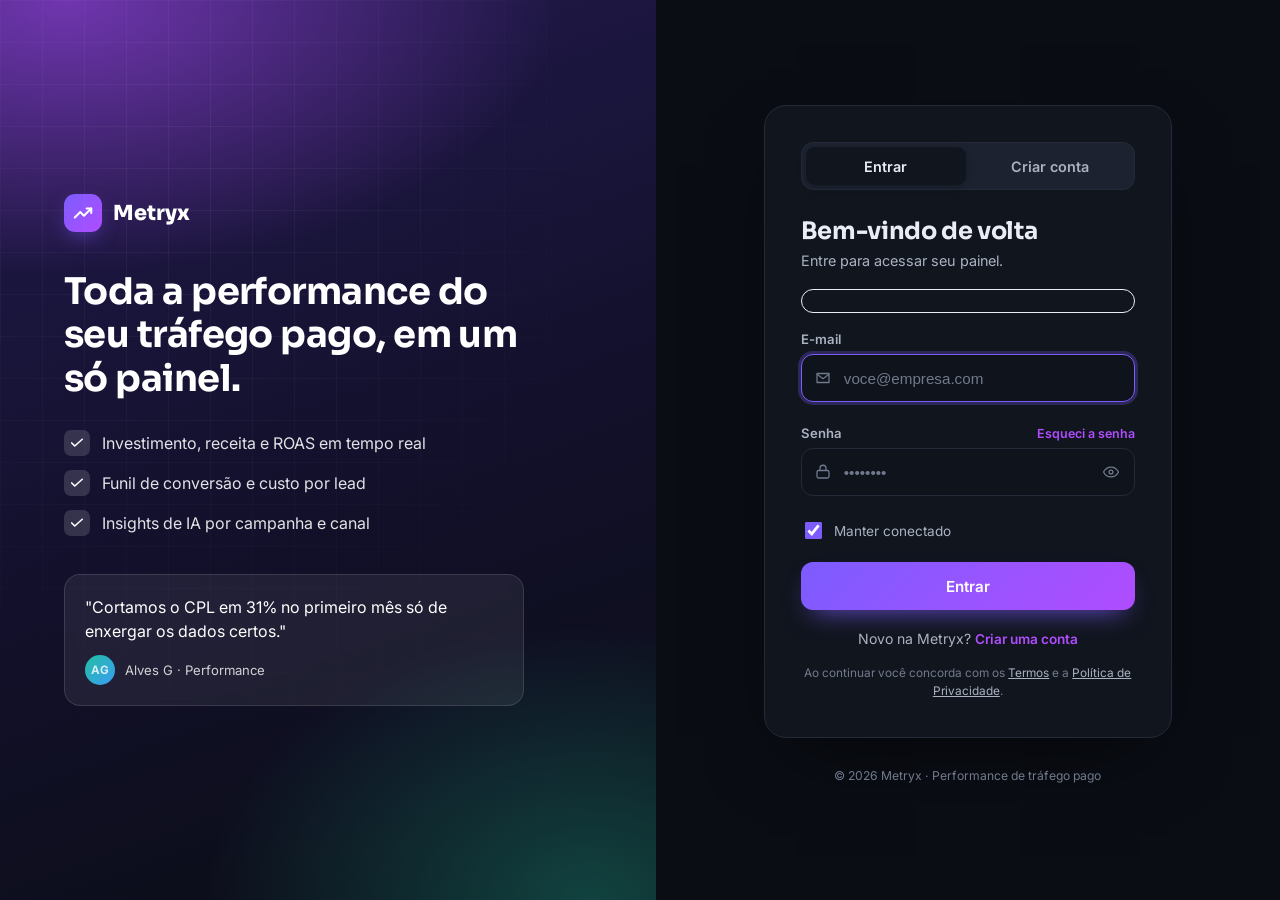
<file: index.html>
<!DOCTYPE html>
<html lang="pt-BR" class="dark">
<head>
  <meta charset="UTF-8" />
  <meta name="viewport" content="width=device-width, initial-scale=1" />
  <meta name="color-scheme" content="dark light" />
  <meta name="description" content="Metryx — painel de performance de tráfego pago. Investimento, receita, ROAS e funil de conversão em um só lugar." />
  <title>Dashboard · Metryx</title>
  <link rel="canonical" href="https://lwalvez.github.io/metryx-dashboard/" />
  <meta name="theme-color" content="#0a0d14" />
  <!-- Open Graph / Twitter -->
  <meta property="og:type" content="website" />
  <meta property="og:site_name" content="Metryx" />
  <meta property="og:title" content="Metryx — Dashboard de tráfego pago" />
  <meta property="og:description" content="Investimento, receita, ROAS e funil de conversão num só painel." />
  <meta property="og:image" content="https://lwalvez.github.io/metryx-dashboard/images/og-cover.png" />
  <meta property="og:image:width" content="1200" />
  <meta property="og:image:height" content="630" />
  <meta property="og:url" content="https://lwalvez.github.io/metryx-dashboard/" />
  <meta name="twitter:card" content="summary_large_image" />
  <meta name="twitter:title" content="Metryx — Dashboard de tráfego pago" />
  <meta name="twitter:description" content="Investimento, receita, ROAS e funil de conversão num só painel." />
  <meta name="twitter:image" content="https://lwalvez.github.io/metryx-dashboard/images/og-cover.png" />
  <link rel="icon" href="images/favicon.ico" sizes="any" />
  <link rel="icon" href="images/favicon.svg" type="image/svg+xml" />
  <link rel="apple-touch-icon" href="images/apple-touch-icon.png" />
  <link rel="manifest" href="manifest.json" />
  <link rel="preconnect" href="https://fonts.googleapis.com" />
  <link rel="preconnect" href="https://fonts.gstatic.com" crossorigin />
  <link href="https://fonts.googleapis.com/css2?family=Inter:wght@400;500;600;700&family=Sora:wght@500;600;700;800&display=swap" rel="stylesheet" />
  <link rel="stylesheet" href="css/app.css" />
  <!-- Auth gate: bounce to login before the panel paints if there's no session -->
  <script>try{var s=JSON.parse(localStorage.getItem("metryx-session")||"null");if(!s||!s.access_token||Date.now()>s.expires_at){location.replace("login.html");}}catch(e){location.replace("login.html");}</script>
</head>
<body>
  <a class="skip-link" href="#main">Pular para o conteúdo</a>

  <div class="app" id="app">
    <!-- ============================ SIDEBAR ============================ -->
    <aside class="sidebar" id="sidebar" aria-label="Navegação principal">
      <div class="sidebar__brand">
        <span class="brand-mark" aria-hidden="true">
          <svg viewBox="0 0 24 24" width="20" height="20" fill="none"><path d="M3 17 9 11l4 4 8-8" stroke="currentColor" stroke-width="2.2" stroke-linecap="round" stroke-linejoin="round"/><path d="M21 7v5M21 7h-5" stroke="currentColor" stroke-width="2.2" stroke-linecap="round" stroke-linejoin="round"/></svg>
        </span>
        <span class="brand-name">Metryx</span>
        <span class="brand-demo" title="Dados de demonstração, gerados localmente">demo</span>
        <button class="sidebar__close" id="sidebarClose" aria-label="Fechar menu">
          <svg viewBox="0 0 24 24" width="20" height="20" fill="none"><path d="M6 6l12 12M18 6 6 18" stroke="currentColor" stroke-width="2" stroke-linecap="round"/></svg>
        </button>
      </div>

      <nav class="nav" id="nav" aria-label="Seções">
        <a class="nav__item is-active" href="#" data-view="dashboard">
          <svg viewBox="0 0 24 24" width="20" height="20" fill="none"><rect x="3" y="3" width="7" height="9" rx="1.5" stroke="currentColor" stroke-width="1.8"/><rect x="14" y="3" width="7" height="5" rx="1.5" stroke="currentColor" stroke-width="1.8"/><rect x="14" y="12" width="7" height="9" rx="1.5" stroke="currentColor" stroke-width="1.8"/><rect x="3" y="16" width="7" height="5" rx="1.5" stroke="currentColor" stroke-width="1.8"/></svg>
          <span>Dashboard</span>
        </a>
        <a class="nav__item" href="#" data-view="planilha">
          <svg viewBox="0 0 24 24" width="20" height="20" fill="none"><rect x="3" y="4" width="18" height="16" rx="2" stroke="currentColor" stroke-width="1.8"/><path d="M3 9h18M9 4v16" stroke="currentColor" stroke-width="1.8"/></svg>
          <span>Planilha</span>
        </a>
        <a class="nav__item" href="#" data-view="integracoes">
          <svg viewBox="0 0 24 24" width="20" height="20" fill="none"><path d="M9 7V5a3 3 0 0 1 6 0v2M7 7h10a2 2 0 0 1 2 2v3a7 7 0 0 1-14 0V9a2 2 0 0 1 2-2Z" stroke="currentColor" stroke-width="1.8" stroke-linejoin="round"/></svg>
          <span>Integrações</span>
        </a>
        <a class="nav__item" href="#" data-view="relatorios">
          <svg viewBox="0 0 24 24" width="20" height="20" fill="none"><path d="M7 3h7l5 5v11a2 2 0 0 1-2 2H7a2 2 0 0 1-2-2V5a2 2 0 0 1 2-2Z" stroke="currentColor" stroke-width="1.8" stroke-linejoin="round"/><path d="M14 3v5h5M9 13l2 2 4-4" stroke="currentColor" stroke-width="1.8" stroke-linecap="round" stroke-linejoin="round"/></svg>
          <span>Relatórios</span>
        </a>
        <a class="nav__item" href="#" data-view="insights">
          <svg viewBox="0 0 24 24" width="20" height="20" fill="none"><path d="M12 3a6 6 0 0 0-3.6 10.8c.6.45.96 1.14.96 1.88V17h5.28v-1.32c0-.74.36-1.43.96-1.88A6 6 0 0 0 12 3Z" stroke="currentColor" stroke-width="1.8" stroke-linejoin="round"/><path d="M9.5 20h5M10.5 17.5h3" stroke="currentColor" stroke-width="1.8" stroke-linecap="round"/></svg>
          <span>Insights IA</span>
          <span class="nav__badge">IA</span>
        </a>
        <a class="nav__item" href="#" data-view="alertas">
          <svg viewBox="0 0 24 24" width="20" height="20" fill="none"><path d="M6 9a6 6 0 0 1 12 0c0 5 2 6 2 6H4s2-1 2-6Z" stroke="currentColor" stroke-width="1.8" stroke-linejoin="round"/><path d="M10 19a2 2 0 0 0 4 0" stroke="currentColor" stroke-width="1.8" stroke-linecap="round"/></svg>
          <span>Alertas</span>
          <span class="nav__count" id="alertCount">3</span>
        </a>
        <a class="nav__item" href="#" data-view="clientes">
          <svg viewBox="0 0 24 24" width="20" height="20" fill="none"><circle cx="9" cy="8" r="3.2" stroke="currentColor" stroke-width="1.8"/><path d="M3.5 19a5.5 5.5 0 0 1 11 0M16 6.2a3 3 0 0 1 0 5.6M17.5 19a5.5 5.5 0 0 0-3-4.9" stroke="currentColor" stroke-width="1.8" stroke-linecap="round"/></svg>
          <span>Clientes</span>
        </a>
        <a class="nav__item" href="#" data-view="config">
          <svg viewBox="0 0 24 24" width="20" height="20" fill="none"><circle cx="12" cy="12" r="3" stroke="currentColor" stroke-width="1.8"/><path d="M19.4 13.5a7.8 7.8 0 0 0 0-3l1.7-1.3-1.8-3.1-2 .8a7.6 7.6 0 0 0-2.6-1.5L14.4 2H9.6l-.3 2.1a7.6 7.6 0 0 0-2.6 1.5l-2-.8L2.9 7.9l1.7 1.3a7.8 7.8 0 0 0 0 3L2.9 13.5l1.8 3.1 2-.8c.76.64 1.64 1.15 2.6 1.5L9.6 22h4.8l.3-2.1c.96-.35 1.84-.86 2.6-1.5l2 .8 1.8-3.1-1.7-1.3Z" stroke="currentColor" stroke-width="1.6" stroke-linejoin="round"/></svg>
          <span>Configurações</span>
        </a>
      </nav>

      <div class="plan-card">
        <div class="plan-card__top">
          <span class="plan-card__tag">Plano Pro · Ativo</span>
        </div>
        <p class="plan-card__text"><strong>Acesso completo</strong> liberado</p>
        <div class="plan-card__bar"><span style="width:100%"></span></div>
        <button class="btn btn--brand btn--block" id="upgradeBtn">Gerenciar plano</button>
      </div>
    </aside>
    <div class="scrim" id="scrim" hidden></div>

    <!-- ============================ MAIN ============================ -->
    <div class="content">
      <!-- Topbar -->
      <header class="topbar">
        <button class="icon-btn topbar__menu" id="menuBtn" aria-label="Abrir menu">
          <svg viewBox="0 0 24 24" width="22" height="22" fill="none"><path d="M4 7h16M4 12h16M4 17h16" stroke="currentColor" stroke-width="2" stroke-linecap="round"/></svg>
        </button>

        <div class="topbar__title">
          <h1 id="viewTitle">Visão geral</h1>
          <p class="topbar__sub"><span id="subClient">Todos os clientes</span> · <span id="subRange">últimos 7 dias</span></p>
        </div>

        <div class="topbar__actions">
          <!-- Export CSV -->
          <button class="icon-btn" id="csvBtn" aria-label="Exportar CSV" title="Baixar dashboard em CSV">
            <svg viewBox="0 0 24 24" width="20" height="20" fill="none"><path d="M7 3h7l5 5v13H5V5a2 2 0 0 1 2-2Z" stroke="currentColor" stroke-width="1.6" stroke-linejoin="round"/><path d="M14 3v5h5" stroke="currentColor" stroke-width="1.6"/><path d="M8.5 17.5 10 19l3-3" stroke="currentColor" stroke-width="1.6" stroke-linecap="round" stroke-linejoin="round"/></svg>
          </button>

          <!-- Capture metrics -->
          <button class="icon-btn" id="shotBtn" aria-label="Capturar métricas" title="Tirar print das áreas selecionadas">
            <svg viewBox="0 0 24 24" width="20" height="20" fill="none"><path d="M4 8h3l1.1-2h7.8L17 8h3a1 1 0 0 1 1 1v9a1 1 0 0 1-1 1H4a1 1 0 0 1-1-1V9a1 1 0 0 1 1-1Z" stroke="currentColor" stroke-width="1.7" stroke-linejoin="round"/><circle cx="12" cy="13" r="3.2" stroke="currentColor" stroke-width="1.7"/></svg>
          </button>

          <!-- Print area selector (gear) -->
          <div class="dropdown" id="shotDd">
            <button class="icon-btn dropdown__trigger" id="shotCfgBtn" aria-haspopup="true" aria-expanded="false" aria-label="Configurar print" title="Escolher áreas do print">
              <svg viewBox="0 0 24 24" width="20" height="20" fill="none"><circle cx="12" cy="12" r="3" stroke="currentColor" stroke-width="1.7"/><path d="M12 2.5v3M12 18.5v3M21.5 12h-3M5.5 12h-3M18.7 5.3l-2.1 2.1M7.4 16.6l-2.1 2.1M18.7 18.7l-2.1-2.1M7.4 7.4 5.3 5.3" stroke="currentColor" stroke-width="1.7" stroke-linecap="round"/></svg>
            </button>
            <div class="dropdown__menu dropdown__menu--right" id="shotMenu">
              <p class="shot-menu__t">Áreas do print</p>
              <label class="shot-opt"><input type="checkbox" value="kpiGrid" checked> Indicadores</label>
              <label class="shot-opt"><input type="checkbox" value="shot-chart" checked> Receita x Investimento</label>
              <label class="shot-opt"><input type="checkbox" value="shot-funnel" checked> Funil de conversão</label>
              <label class="shot-opt"><input type="checkbox" value="shot-channels" checked> Investimento por canal</label>
              <label class="shot-opt"><input type="checkbox" value="shot-table" checked> Campanhas</label>
              <button class="btn btn--brand" id="shotGo">Tirar print</button>
            </div>
          </div>

          <!-- Client selector -->
          <div class="dropdown" id="clientDd">
            <button class="btn btn--ghost dropdown__trigger" aria-haspopup="listbox" aria-expanded="false">
              <svg viewBox="0 0 24 24" width="16" height="16" fill="none"><circle cx="9" cy="8" r="3" stroke="currentColor" stroke-width="1.8"/><path d="M3.5 19a5.5 5.5 0 0 1 11 0M16 6a3 3 0 0 1 0 6" stroke="currentColor" stroke-width="1.8" stroke-linecap="round"/></svg>
              <span id="clientLabel">Todos os clientes</span>
              <svg class="caret" viewBox="0 0 24 24" width="16" height="16" fill="none"><path d="m6 9 6 6 6-6" stroke="currentColor" stroke-width="2" stroke-linecap="round" stroke-linejoin="round"/></svg>
            </button>
            <div class="dropdown__menu" role="listbox" id="clientMenu"></div>
          </div>

          <!-- Range segmented -->
          <div class="segmented" role="tablist" aria-label="Período" id="rangeSeg">
            <button role="tab" class="seg is-active" data-range="7">7 dias</button>
            <button role="tab" class="seg" data-range="30">30 dias</button>
            <button role="tab" class="seg" data-range="90">90 dias</button>
          </div>

          <!-- Currency segmented -->
          <div class="segmented" role="tablist" aria-label="Moeda" id="currencySeg">
            <button role="tab" class="seg is-active" data-cur="BRL">R$</button>
            <button role="tab" class="seg" data-cur="USD">US$</button>
            <button role="tab" class="seg" data-cur="EUR">€</button>
          </div>

          <!-- Metrics popover -->
          <div class="dropdown" id="metricsDd">
            <button class="btn btn--ghost dropdown__trigger" aria-haspopup="true" aria-expanded="false">
              <svg viewBox="0 0 24 24" width="16" height="16" fill="none"><path d="M4 6h16M7 12h10M10 18h4" stroke="currentColor" stroke-width="1.8" stroke-linecap="round"/></svg>
              <span>Métricas</span><span class="pill" id="metricCount">4</span>
            </button>
            <div class="dropdown__menu dropdown__menu--right" id="metricsMenu"></div>
          </div>

          <button class="btn btn--ghost" id="shareBtn">
            <svg viewBox="0 0 24 24" width="16" height="16" fill="none"><path d="M8.7 10.7 15.3 7M8.7 13.3l6.6 3.7" stroke="currentColor" stroke-width="1.8" stroke-linecap="round"/><circle cx="6" cy="12" r="2.4" stroke="currentColor" stroke-width="1.8"/><circle cx="18" cy="6" r="2.4" stroke="currentColor" stroke-width="1.8"/><circle cx="18" cy="18" r="2.4" stroke="currentColor" stroke-width="1.8"/></svg>
            <span class="hide-sm">Compartilhar</span>
          </button>

          <button class="btn btn--brand" id="aiBtn">
            <svg viewBox="0 0 24 24" width="16" height="16" fill="none"><path d="m12 3 1.8 4.2L18 9l-4.2 1.8L12 15l-1.8-4.2L6 9l4.2-1.8L12 3Z" stroke="currentColor" stroke-width="1.6" stroke-linejoin="round"/><path d="M18 14l.9 2.1L21 17l-2.1.9L18 20l-.9-2.1L15 17l2.1-.9L18 14Z" stroke="currentColor" stroke-width="1.6" stroke-linejoin="round"/></svg>
            <span class="hide-sm">Insights IA</span>
          </button>

          <button class="icon-btn" id="themeBtn" aria-label="Alternar tema">
            <svg class="ico-moon" viewBox="0 0 24 24" width="20" height="20" fill="none"><path d="M20 14.5A8 8 0 0 1 9.5 4 7 7 0 1 0 20 14.5Z" stroke="currentColor" stroke-width="1.8" stroke-linejoin="round"/></svg>
            <svg class="ico-sun" viewBox="0 0 24 24" width="20" height="20" fill="none"><circle cx="12" cy="12" r="4" stroke="currentColor" stroke-width="1.8"/><path d="M12 2v2M12 20v2M2 12h2M20 12h2M5 5l1.5 1.5M17.5 17.5 19 19M19 5l-1.5 1.5M6.5 17.5 5 19" stroke="currentColor" stroke-width="1.8" stroke-linecap="round"/></svg>
          </button>

          <div class="dropdown" id="userDd">
            <button class="avatar dropdown__trigger" id="avatarBtn" aria-haspopup="true" aria-expanded="false" aria-label="Conta">AG</button>
            <div class="dropdown__menu dropdown__menu--right" id="userMenu">
              <div class="dd-user">
                <div class="dd-user__name" id="ddName">—</div>
                <div class="dd-user__mail" id="ddMail">—</div>
              </div>
              <button class="dd-opt" id="settingsBtn">
                <svg viewBox="0 0 24 24" width="17" height="17" fill="none"><circle cx="12" cy="12" r="3" stroke="currentColor" stroke-width="1.8"/><path d="M19 13.5a7 7 0 0 0 0-3l1.5-1.2-1.6-2.8-1.8.7a7 7 0 0 0-2.6-1.5L14 3h-4l-.5 2.2a7 7 0 0 0-2.6 1.5l-1.8-.7L3.5 8.8 5 10a7 7 0 0 0 0 3l-1.5 1.2 1.6 2.8 1.8-.7c.7.64 1.6 1.15 2.6 1.5L10 21h4l.5-2.2c1-.35 1.9-.86 2.6-1.5l1.8.7 1.6-2.8L19 13.5Z" stroke="currentColor" stroke-width="1.5" stroke-linejoin="round"/></svg>
                Configurações
              </button>
              <button class="dd-opt dd-opt--danger" id="logoutBtn">
                <svg viewBox="0 0 24 24" width="17" height="17" fill="none"><path d="M15 12H4m0 0 3.5-3.5M4 12l3.5 3.5" stroke="currentColor" stroke-width="1.8" stroke-linecap="round" stroke-linejoin="round"/><path d="M11 7V5a2 2 0 0 1 2-2h5a2 2 0 0 1 2 2v14a2 2 0 0 1-2 2h-5a2 2 0 0 1-2-2v-2" stroke="currentColor" stroke-width="1.8" stroke-linecap="round" stroke-linejoin="round"/></svg>
                Sair
              </button>
            </div>
          </div>
        </div>
      </header>

      <!-- Scrollable main -->
      <main class="main" id="main">
        <!-- Dashboard view -->
        <section class="view view--dashboard is-active" id="view-dashboard">
          <div class="dash-blocks" id="dashBlocks">
            <!-- KPI grid -->
            <div class="dash-block dash-block--full" data-block="kpis">
              <button class="dash-grip" type="button" aria-label="Mover bloco" title="Arraste para mover"><svg viewBox="0 0 24 24" width="16" height="16" fill="currentColor"><circle cx="9" cy="6" r="1.6"/><circle cx="15" cy="6" r="1.6"/><circle cx="9" cy="12" r="1.6"/><circle cx="15" cy="12" r="1.6"/><circle cx="9" cy="18" r="1.6"/><circle cx="15" cy="18" r="1.6"/></svg></button>
              <div class="kpi-grid" id="kpiGrid"></div>
            </div>

            <!-- Receita x Investimento -->
            <div class="dash-block dash-block--half" data-block="chart">
              <button class="dash-grip" type="button" aria-label="Mover bloco" title="Arraste para mover"><svg viewBox="0 0 24 24" width="16" height="16" fill="currentColor"><circle cx="9" cy="6" r="1.6"/><circle cx="15" cy="6" r="1.6"/><circle cx="9" cy="12" r="1.6"/><circle cx="15" cy="12" r="1.6"/><circle cx="9" cy="18" r="1.6"/><circle cx="15" cy="18" r="1.6"/></svg></button>
              <section class="card chart-card" id="shot-chart" aria-label="Receita x Investimento">
                <header class="card__head">
                  <div>
                    <h2 class="card__title">Receita x Investimento</h2>
                    <p class="card__sub" id="rvSub">Diário · R$</p>
                  </div>
                  <div class="rv-ctl">
                    <div class="legend" id="rvLegend">
                      <button class="legend__item is-on" data-series="receita"><i style="background:var(--c-receita)"></i>Receita</button>
                      <button class="legend__item is-on" data-series="invest"><i style="background:var(--c-invest)"></i>Investimento</button>
                    </div>
                    <select id="chartType" class="chart-type" aria-label="Tipo de gráfico" title="Tipo de gráfico">
                      <option value="combo">Combo</option>
                      <option value="bars">Barras</option>
                      <option value="stacked">Empilhado</option>
                      <option value="lines">Linhas</option>
                      <option value="area">Área</option>
                    </select>
                  </div>
                </header>
                <div class="chart" id="comboChart"></div>
              </section>
            </div>

            <!-- Funil -->
            <div class="dash-block dash-block--half" data-block="funnel">
              <button class="dash-grip" type="button" aria-label="Mover bloco" title="Arraste para mover"><svg viewBox="0 0 24 24" width="16" height="16" fill="currentColor"><circle cx="9" cy="6" r="1.6"/><circle cx="15" cy="6" r="1.6"/><circle cx="9" cy="12" r="1.6"/><circle cx="15" cy="12" r="1.6"/><circle cx="9" cy="18" r="1.6"/><circle cx="15" cy="18" r="1.6"/></svg></button>
              <section class="card chart-card" id="shot-funnel" aria-label="Funil de conversão">
                <header class="card__head">
                  <div>
                    <h2 class="card__title">Funil de conversão</h2>
                    <p class="card__sub">Impressões → Leads</p>
                  </div>
                </header>
                <div class="funnel" id="funnel"></div>
              </section>
            </div>

            <!-- Canais -->
            <div class="dash-block dash-block--half" data-block="channels">
              <button class="dash-grip" type="button" aria-label="Mover bloco" title="Arraste para mover"><svg viewBox="0 0 24 24" width="16" height="16" fill="currentColor"><circle cx="9" cy="6" r="1.6"/><circle cx="15" cy="6" r="1.6"/><circle cx="9" cy="12" r="1.6"/><circle cx="15" cy="12" r="1.6"/><circle cx="9" cy="18" r="1.6"/><circle cx="15" cy="18" r="1.6"/></svg></button>
              <section class="card" id="shot-channels" aria-label="Investimento por canal">
                <header class="card__head">
                  <div>
                    <h2 class="card__title">Investimento por canal</h2>
                    <p class="card__sub">Distribuição do orçamento</p>
                  </div>
                  <div class="segmented seg--sm" id="chanType" role="tablist" aria-label="Tipo">
                    <button class="seg is-active" data-chan="bars">Barras</button>
                    <button class="seg" data-chan="donut">Rosca</button>
                  </div>
                </header>
                <div class="channels" id="channels"></div>
              </section>
            </div>

            <!-- Campanhas -->
            <div class="dash-block dash-block--half" data-block="table">
              <button class="dash-grip" type="button" aria-label="Mover bloco" title="Arraste para mover"><svg viewBox="0 0 24 24" width="16" height="16" fill="currentColor"><circle cx="9" cy="6" r="1.6"/><circle cx="15" cy="6" r="1.6"/><circle cx="9" cy="12" r="1.6"/><circle cx="15" cy="12" r="1.6"/><circle cx="9" cy="18" r="1.6"/><circle cx="15" cy="18" r="1.6"/></svg></button>
              <section class="card" id="shot-table" aria-label="Desempenho por campanha">
                <header class="card__head">
                  <div>
                    <h2 class="card__title">Campanhas</h2>
                    <p class="card__sub">Ordenado por ROAS</p>
                  </div>
                </header>
                <div class="table-wrap">
                  <table class="data-table" id="campaignTable">
                    <thead>
                      <tr>
                        <th>Campanha</th><th class="num">Invest.</th><th class="num">Receita</th><th class="num">ROAS</th>
                      </tr>
                    </thead>
                    <tbody></tbody>
                  </table>
                </div>
              </section>
            </div>

            <!-- Outras métricas -->
            <div class="dash-block dash-block--full" data-block="secondary">
              <button class="dash-grip" type="button" aria-label="Mover bloco" title="Arraste para mover"><svg viewBox="0 0 24 24" width="16" height="16" fill="currentColor"><circle cx="9" cy="6" r="1.6"/><circle cx="15" cy="6" r="1.6"/><circle cx="9" cy="12" r="1.6"/><circle cx="15" cy="12" r="1.6"/><circle cx="9" cy="18" r="1.6"/><circle cx="15" cy="18" r="1.6"/></svg></button>
              <section class="card" aria-label="Outras métricas">
                <header class="card__head"><div><h2 class="card__title">Outras métricas</h2><p class="card__sub">CTR, CPM, CPA e mais</p></div></header>
                <div class="sec-metrics" id="secMetrics"></div>
              </section>
            </div>

            <!-- Engajamento de vídeo -->
            <div class="dash-block dash-block--half" data-block="video">
              <button class="dash-grip" type="button" aria-label="Mover bloco" title="Arraste para mover"><svg viewBox="0 0 24 24" width="16" height="16" fill="currentColor"><circle cx="9" cy="6" r="1.6"/><circle cx="15" cy="6" r="1.6"/><circle cx="9" cy="12" r="1.6"/><circle cx="15" cy="12" r="1.6"/><circle cx="9" cy="18" r="1.6"/><circle cx="15" cy="18" r="1.6"/></svg></button>
              <section class="card" aria-label="Engajamento de vídeo">
                <header class="card__head"><div><h2 class="card__title">Engajamento de vídeo</h2><p class="card__sub">% que assistiu cada trecho</p></div></header>
                <div class="vid-bars" id="vidBars"></div>
              </section>
            </div>

            <!-- Destaques de campanha -->
            <div class="dash-block dash-block--half" data-block="highlights">
              <button class="dash-grip" type="button" aria-label="Mover bloco" title="Arraste para mover"><svg viewBox="0 0 24 24" width="16" height="16" fill="currentColor"><circle cx="9" cy="6" r="1.6"/><circle cx="15" cy="6" r="1.6"/><circle cx="9" cy="12" r="1.6"/><circle cx="15" cy="12" r="1.6"/><circle cx="9" cy="18" r="1.6"/><circle cx="15" cy="18" r="1.6"/></svg></button>
              <section class="card" aria-label="Destaques de campanha">
                <header class="card__head"><div><h2 class="card__title">Destaques</h2><p class="card__sub">Melhor e pior ROAS</p></div></header>
                <div class="highlights" id="highlights"></div>
              </section>
            </div>

            <!-- Receita acumulada -->
            <div class="dash-block dash-block--full" data-block="cumrev">
              <button class="dash-grip" type="button" aria-label="Mover bloco" title="Arraste para mover"><svg viewBox="0 0 24 24" width="16" height="16" fill="currentColor"><circle cx="9" cy="6" r="1.6"/><circle cx="15" cy="6" r="1.6"/><circle cx="9" cy="12" r="1.6"/><circle cx="15" cy="12" r="1.6"/><circle cx="9" cy="18" r="1.6"/><circle cx="15" cy="18" r="1.6"/></svg></button>
              <section class="card chart-card" aria-label="Receita acumulada">
                <header class="card__head"><div><h2 class="card__title">Receita acumulada</h2><p class="card__sub">Soma corrida no período</p></div></header>
                <div class="cum" id="cumChart"></div>
              </section>
            </div>

            <!-- Insights automáticos -->
            <div class="dash-block dash-block--full" data-block="insights">
              <button class="dash-grip" type="button" aria-label="Mover bloco" title="Arraste para mover"><svg viewBox="0 0 24 24" width="16" height="16" fill="currentColor"><circle cx="9" cy="6" r="1.6"/><circle cx="15" cy="6" r="1.6"/><circle cx="9" cy="12" r="1.6"/><circle cx="15" cy="12" r="1.6"/><circle cx="9" cy="18" r="1.6"/><circle cx="15" cy="18" r="1.6"/></svg></button>
              <section class="card" aria-label="Insights automáticos">
                <header class="card__head"><div><h2 class="card__title">Insights automáticos</h2><p class="card__sub">Gerados a partir dos dados do período</p></div></header>
                <div class="dash-insights" id="dashInsights"></div>
              </section>
            </div>
          </div>
        </section>

        <!-- Generic / secondary views render here -->
        <section class="view" id="view-generic"></section>
      </main>
    </div>
  </div>

  <!-- AI Insights drawer -->
  <div class="drawer" id="aiDrawer" aria-hidden="true">
    <div class="drawer__scrim" data-close-drawer></div>
    <aside class="drawer__panel" role="dialog" aria-modal="true" aria-labelledby="aiDrawerTitle">
      <header class="drawer__head">
        <h2 id="aiDrawerTitle"><span class="spark" aria-hidden="true">✦</span> Insights IA</h2>
        <button class="icon-btn" data-close-drawer aria-label="Fechar">
          <svg viewBox="0 0 24 24" width="20" height="20" fill="none"><path d="M6 6l12 12M18 6 6 18" stroke="currentColor" stroke-width="2" stroke-linecap="round"/></svg>
        </button>
      </header>
      <div class="drawer__body" id="aiBody"></div>
    </aside>
  </div>

  <div class="toast" id="toast" role="status" aria-live="polite"></div>

  <script defer src="js/supabase-config.js"></script>
  <script defer src="js/auth-client.js"></script>
  <script defer src="js/guard.js"></script>
  <!-- html2canvas (196K) is lazy-loaded on first print/capture, not on page load -->
  <script defer src="js/app.js"></script>
</body>
</html>
</file>
<file: css/app.css>
/* ============================================================
   Metryx — Dashboard (rebuilt, fully functional)
   Design tokens, dark default + light theme
   ============================================================ */
:root {
  /* brand */
  --brand: #7c5cff;
  --brand-2: #b04dff;
  --brand-grad: linear-gradient(135deg, #7c5cff 0%, #b04dff 100%);
  --c-receita: #21bfa0;
  --c-invest: #f5ae39;
  --c-blue: #3b9cf6;
  --pos: #21bfa0;
  --neg: #f1564f;

  /* radius / motion */
  --r-sm: 8px;
  --r-md: 12px;
  --r-lg: 16px;
  --r-xl: 22px;
  --t-fast: 130ms;
  --t-mid: 220ms;
  --ease: cubic-bezier(.2, .7, .2, 1);
  --shadow-1: 0 1px 2px rgba(0,0,0,.4), 0 6px 18px -10px rgba(0,0,0,.5);
  --shadow-2: 0 12px 40px -16px rgba(0,0,0,.6);
  --maxw: 1320px;
}

/* ---- dark (default) ---- */
html.dark {
  --bg: #0a0d14;
  --bg-grad: radial-gradient(1100px 600px at 14% -8%, rgba(124,92,255,.16), transparent 60%),
             radial-gradient(900px 500px at 100% 0%, rgba(33,191,160,.08), transparent 55%);
  --surface: #11151e;
  --surface-2: #161b26;
  --surface-3: #1c2230;
  --border: #232a38;
  --border-soft: #1b212d;
  --text: #eaedf4;
  --text-2: #aab2c2;
  --text-3: #717a8c;
  --grid: rgba(255,255,255,.06);
}
/* ---- light ---- */
html.light {
  --bg: #f4f5f9;
  --bg-grad: radial-gradient(1100px 600px at 14% -8%, rgba(124,92,255,.12), transparent 60%),
             radial-gradient(900px 500px at 100% 0%, rgba(33,191,160,.10), transparent 55%);
  --surface: #ffffff;
  --surface-2: #ffffff;
  --surface-3: #f1f2f7;
  --border: #e3e6ee;
  --border-soft: #ecedf3;
  --text: #141823;
  --text-2: #4d5567;
  --text-3: #8b93a4;
  --grid: rgba(15,20,35,.07);
  --shadow-1: 0 1px 2px rgba(20,24,40,.05), 0 8px 24px -16px rgba(20,24,40,.18);
  --shadow-2: 0 18px 50px -20px rgba(20,24,40,.22);
}

* { box-sizing: border-box; }
html, body { height: 100%; }
body {
  margin: 0;
  font-family: "Inter", system-ui, -apple-system, "Segoe UI", Roboto, sans-serif;
  background: var(--bg);
  color: var(--text);
  -webkit-font-smoothing: antialiased;
  text-rendering: optimizeLegibility;
}
h1, h2, h3 { font-family: "Sora", "Inter", sans-serif; margin: 0; letter-spacing: -.01em; }
a { color: inherit; text-decoration: none; }
button { font: inherit; cursor: pointer; }
::selection { background: rgba(124,92,255,.35); }

.skip-link {
  position: fixed; left: 12px; top: -60px; z-index: 200;
  background: var(--brand); color: #fff; padding: 10px 14px; border-radius: var(--r-sm);
  transition: top var(--t-fast) var(--ease);
}
.skip-link:focus { top: 12px; }

:focus-visible { outline: 2px solid var(--brand); outline-offset: 2px; border-radius: 6px; }

/* scrollbars */
* { scrollbar-width: thin; scrollbar-color: var(--border) transparent; }
*::-webkit-scrollbar { width: 10px; height: 10px; }
*::-webkit-scrollbar-thumb { background: var(--border); border-radius: 20px; border: 3px solid transparent; background-clip: content-box; }

/* ============================ LAYOUT ============================ */
.app {
  min-height: 100dvh;
  background: var(--bg-grad) fixed;
  display: grid;
  grid-template-columns: 256px 1fr;
}
.content { min-width: 0; display: flex; flex-direction: column; min-height: 100dvh; }

/* ============================ SIDEBAR ============================ */
.sidebar {
  position: sticky; top: 0; height: 100dvh;
  display: flex; flex-direction: column;
  padding: 18px 14px;
  background: color-mix(in srgb, var(--surface) 78%, transparent);
  border-right: 1px solid var(--border);
  backdrop-filter: blur(12px);
  z-index: 60;
}
.sidebar__brand { display: flex; align-items: center; gap: 10px; padding: 6px 8px 18px; }
.brand-mark {
  width: 34px; height: 34px; border-radius: 10px;
  display: grid; place-items: center; color: #fff;
  background: var(--brand-grad); box-shadow: 0 6px 18px -6px rgba(124,92,255,.7);
}
.brand-name { font-family: "Sora", sans-serif; font-weight: 700; font-size: 1.15rem; }
.brand-demo { font-size: .58rem; font-weight: 700; letter-spacing: .06em; text-transform: uppercase;
  color: var(--brand, #7c5cff); background: color-mix(in srgb, var(--brand, #7c5cff) 16%, transparent);
  border: 1px solid color-mix(in srgb, var(--brand, #7c5cff) 35%, transparent);
  padding: 2px 6px; border-radius: 999px; align-self: center; }
.sidebar__close { display: none; margin-left: auto; background: none; border: 0; color: var(--text-2); }

.nav { display: flex; flex-direction: column; gap: 2px; overflow-y: auto; }
.nav__item {
  display: flex; align-items: center; gap: 12px;
  padding: 10px 12px; border-radius: var(--r-md);
  color: var(--text-2); font-weight: 500; font-size: .925rem;
  transition: background var(--t-fast) var(--ease), color var(--t-fast) var(--ease);
}
.nav__item svg { flex: 0 0 auto; opacity: .9; }
.nav__item:hover { background: var(--surface-3); color: var(--text); }
.nav__item.is-active { background: color-mix(in srgb, var(--brand) 16%, transparent); color: var(--text); }
.nav__item.is-active svg { color: var(--brand); opacity: 1; }
.nav__badge {
  margin-left: auto; font-size: .62rem; font-weight: 700; letter-spacing: .04em;
  padding: 2px 7px; border-radius: 999px; color: #fff; background: var(--brand-grad);
}
.nav__count {
  margin-left: auto; min-width: 20px; height: 20px; padding: 0 6px;
  display: grid; place-items: center; font-size: .7rem; font-weight: 700;
  border-radius: 999px; background: var(--neg); color: #fff;
}

.plan-card {
  margin-top: auto; padding: 14px; border-radius: var(--r-lg);
  background: linear-gradient(180deg, color-mix(in srgb, var(--brand) 14%, var(--surface-2)), var(--surface-2));
  border: 1px solid var(--border);
}
.plan-card__tag {
  font-size: .68rem; font-weight: 700; letter-spacing: .05em; text-transform: uppercase;
  color: var(--brand-2);
}
.plan-card__text { margin: 8px 0 10px; font-size: .82rem; color: var(--text-2); }
.plan-card__text strong { color: var(--text); }
.plan-card__bar { height: 6px; border-radius: 999px; background: var(--surface-3); overflow: hidden; margin-bottom: 12px; }
.plan-card__bar span { display: block; height: 100%; border-radius: 999px; background: var(--brand-grad); }

.scrim {
  position: fixed; inset: 0; background: rgba(4,6,12,.55);
  backdrop-filter: blur(2px); z-index: 55; border: 0;
}

/* ============================ TOPBAR ============================ */
.topbar {
  position: sticky; top: 0; z-index: 50;
  display: flex; align-items: center; gap: 14px;
  padding: 14px clamp(14px, 3vw, 28px);
  background: color-mix(in srgb, var(--bg) 72%, transparent);
  border-bottom: 1px solid var(--border);
  backdrop-filter: blur(14px);
}
.topbar__menu { display: none; }
.topbar__title h1 { font-size: 1.18rem; font-weight: 700; }
.topbar__sub { margin: 2px 0 0; font-size: .8rem; color: var(--text-3); }
.topbar__actions { margin-left: auto; display: flex; align-items: center; gap: 10px; }

/* buttons */
.btn {
  display: inline-flex; align-items: center; gap: 8px;
  height: 38px; padding: 0 14px; border-radius: var(--r-md);
  border: 1px solid var(--border); background: var(--surface-2); color: var(--text);
  font-size: .875rem; font-weight: 500; white-space: nowrap;
  transition: background var(--t-fast) var(--ease), border-color var(--t-fast) var(--ease), transform var(--t-fast) var(--ease);
}
.btn:hover { background: var(--surface-3); border-color: color-mix(in srgb, var(--border) 60%, var(--text-3)); }
.btn:active { transform: translateY(1px); }
.btn--ghost { background: transparent; }
.btn--brand {
  background: var(--brand-grad); border: 0; color: #fff;
  box-shadow: 0 8px 22px -10px rgba(124,92,255,.8);
}
.btn--brand:hover { filter: brightness(1.06); background: var(--brand-grad); }
.btn--block { width: 100%; justify-content: center; }
.btn .caret { opacity: .6; }
.pill {
  font-size: .68rem; font-weight: 700; padding: 1px 7px; border-radius: 999px;
  background: color-mix(in srgb, var(--brand) 22%, transparent); color: var(--brand-2);
}
html.light .pill { color: var(--brand); }

.icon-btn {
  width: 38px; height: 38px; display: grid; place-items: center;
  border-radius: var(--r-md); border: 1px solid var(--border); background: var(--surface-2);
  color: var(--text-2); transition: background var(--t-fast), color var(--t-fast);
}
.icon-btn:hover { background: var(--surface-3); color: var(--text); }
.icon-btn.is-busy { opacity: .55; pointer-events: none; }
.icon-btn.is-busy svg { animation: pulse 900ms ease-in-out infinite; }
@keyframes pulse { 50% { opacity: .4; } }

/* offscreen frame used to render the metrics screenshot */
.export-frame { position: fixed; top: 0; left: -10000px; z-index: -1; pointer-events: none; }
.export-frame .export-head { display: flex; align-items: center; justify-content: space-between; margin-bottom: 20px; }
.export-frame .export-brand { display: flex; align-items: center; gap: 10px; font-family: "Sora", sans-serif; font-weight: 700; font-size: 1.15rem; color: var(--text); }
.export-frame .export-brand .brand-mark { width: 30px; height: 30px; }
.export-frame .export-meta { text-align: right; font-size: .8rem; color: var(--text-2); }
.export-frame .export-meta b { display: block; color: var(--text); font-size: .9rem; }
.export-frame .export-foot { margin-top: 18px; font-size: .72rem; color: var(--text-3); text-align: right; }
.ico-sun { display: none; }
html.light .ico-sun { display: block; }
html.light .ico-moon { display: none; }

.avatar {
  width: 38px; height: 38px; border-radius: 50%; flex: 0 0 auto; border: 0; padding: 0;
  display: grid; place-items: center; font-size: .78rem; font-weight: 700; color: #fff;
  background: linear-gradient(135deg, #21bfa0, #3b9cf6); cursor: pointer;
  transition: transform var(--t-fast), box-shadow var(--t-fast);
}
.avatar:hover { transform: translateY(-1px); box-shadow: 0 6px 16px -6px rgba(33,191,160,.7); }

/* user menu */
.dd-user { padding: 10px 10px 12px; border-bottom: 1px solid var(--border); margin-bottom: 6px; }
.dd-user__name { font-weight: 600; font-size: .9rem; }
.dd-user__mail { font-size: .78rem; color: var(--text-3); margin-top: 2px; word-break: break-all; }
.dd-opt svg { color: var(--text-3); flex: 0 0 auto; }
.dd-opt--danger { color: var(--neg); }
.dd-opt--danger svg { color: var(--neg); }
.dd-opt--danger:hover { background: color-mix(in srgb, var(--neg) 14%, transparent); }
#userMenu { min-width: 230px; }

/* segmented control */
.segmented {
  display: inline-flex; padding: 3px; gap: 2px;
  background: var(--surface-3); border: 1px solid var(--border); border-radius: var(--r-md);
}
.seg {
  height: 30px; padding: 0 12px; border: 0; border-radius: 8px;
  background: transparent; color: var(--text-2); font-size: .82rem; font-weight: 600;
  transition: background var(--t-fast), color var(--t-fast);
}
.seg:hover { color: var(--text); }
.seg.is-active { background: var(--surface); color: var(--text); box-shadow: var(--shadow-1); }

/* dropdown */
.dropdown { position: relative; }
.dropdown__menu {
  position: absolute; top: calc(100% + 8px); left: 0; min-width: 220px; z-index: 80;
  background: var(--surface-2); border: 1px solid var(--border); border-radius: var(--r-md);
  box-shadow: var(--shadow-2); padding: 6px; display: none;
  animation: pop var(--t-fast) var(--ease);
}
.dropdown__menu--right { left: auto; right: 0; }
.dropdown.is-open .dropdown__menu { display: block; }
.dropdown.is-open .caret { transform: rotate(180deg); }
@keyframes pop { from { opacity: 0; transform: translateY(-6px) scale(.98); } to { opacity: 1; transform: none; } }

.dd-opt {
  display: flex; align-items: center; gap: 10px; width: 100%;
  padding: 9px 10px; border: 0; background: transparent; color: var(--text);
  border-radius: var(--r-sm); font-size: .875rem; text-align: left;
}
.dd-opt:hover { background: var(--surface-3); }
.dd-opt .dot { width: 8px; height: 8px; border-radius: 50%; background: var(--brand); }
.dd-opt .check { margin-left: auto; color: var(--brand); opacity: 0; }
.dd-opt.is-sel .check { opacity: 1; }
.dd-opt input { accent-color: var(--brand); width: 16px; height: 16px; }
.dd-label { padding: 8px 10px 4px; font-size: .68rem; font-weight: 700; letter-spacing: .05em; text-transform: uppercase; color: var(--text-3); }
.dd-sep { height: 1px; background: var(--border); margin: 6px 0; }
.dd-toggle { display: flex; align-items: center; justify-content: space-between; gap: 12px; padding: 9px 10px; border-radius: var(--r-sm); font-size: .875rem; font-weight: 500; cursor: pointer; }
.dd-toggle:hover { background: var(--surface-3); }
/* switch */
.switch { position: relative; display: inline-flex; flex: 0 0 auto; }
.switch input { position: absolute; opacity: 0; width: 100%; height: 100%; margin: 0; cursor: pointer; }
.switch__track { width: 38px; height: 22px; border-radius: 999px; background: var(--surface-3); border: 1px solid var(--border); transition: background var(--t-fast), border-color var(--t-fast); display: block; }
.switch__thumb { position: absolute; top: 3px; left: 3px; width: 16px; height: 16px; border-radius: 50%; background: var(--text-3); transition: transform var(--t-fast) var(--ease), background var(--t-fast); }
.switch input:checked + .switch__track { background: var(--brand-grad); border-color: transparent; }
.switch input:checked + .switch__track .switch__thumb { transform: translateX(16px); background: #fff; }
.switch input:focus-visible + .switch__track { outline: 2px solid var(--brand); outline-offset: 2px; }

/* ============================ MAIN / GRID ============================ */
.main { flex: 1; padding: clamp(16px, 2.4vw, 28px); max-width: var(--maxw); width: 100%; margin: 0 auto; }
.view { display: none; }
.view.is-active { display: block; animation: fade var(--t-mid) var(--ease); }
@keyframes fade { from { opacity: 0; transform: translateY(8px); } to { opacity: 1; transform: none; } }

.grid { display: grid; gap: 18px; margin-top: 18px; }
.grid--2 { grid-template-columns: 1.15fr .85fr; }

/* card */
.card {
  background: var(--surface);
  border: 1px solid var(--border);
  border-radius: var(--r-lg);
  padding: 18px;
  box-shadow: var(--shadow-1);
}
.card__head { display: flex; align-items: flex-start; justify-content: space-between; gap: 12px; margin-bottom: 14px; }
.card__title { font-size: 1rem; font-weight: 600; }
.card__sub { margin: 3px 0 0; font-size: .78rem; color: var(--text-3); }

/* ============================ KPI ============================ */
.kpi-grid { display: grid; grid-template-columns: repeat(4, 1fr); gap: 18px; }
.kpi {
  position: relative; overflow: hidden; display: flex; flex-direction: column;
  background: var(--surface); border: 1px solid var(--border);
  border-radius: var(--r-lg); box-shadow: var(--shadow-1);
  transition: transform var(--t-fast) var(--ease), border-color var(--t-fast), box-shadow var(--t-fast);
}
.kpi:hover { transform: translateY(-2px); border-color: color-mix(in srgb, var(--border) 50%, var(--text-3)); box-shadow: var(--shadow-2); }
/* region 1 — info */
.kpi__body { padding: 16px 16px 14px; }
.kpi__top { display: flex; align-items: center; justify-content: space-between; gap: 8px; }
.kpi__label { font-size: .8rem; color: var(--text-2); font-weight: 500; }
.kpi__ico { width: 32px; height: 32px; border-radius: 10px; display: grid; place-items: center; flex: 0 0 auto; }
.kpi__val { font-family: "Sora", sans-serif; font-size: 1.7rem; font-weight: 700; line-height: 1.1; margin: 12px 0 10px; font-variant-numeric: tabular-nums; }
.kpi__foot { display: flex; align-items: center; gap: 8px; font-size: .76rem; color: var(--text-3); flex-wrap: wrap; }
.kpi__cmp { white-space: nowrap; }
.delta { display: inline-flex; align-items: center; gap: 3px; font-weight: 700; padding: 2px 7px; border-radius: 999px; font-size: .72rem; }
.delta--up { color: var(--pos); background: color-mix(in srgb, var(--pos) 16%, transparent); }
.delta--down { color: var(--neg); background: color-mix(in srgb, var(--neg) 16%, transparent); }
/* region 2 — mini chart, own full-width space at the bottom */
.kpi__chart {
  margin-top: auto; height: 54px; width: 100%;
  border-top: 1px solid var(--border-soft);
  background: linear-gradient(180deg, transparent, color-mix(in srgb, var(--surface-3) 45%, transparent));
}
.kpi__spark { display: block; width: 100%; height: 100%; }
.kpi--nochart .kpi__body { padding-bottom: 16px; }

/* ============================ CHARTS ============================ */
.legend { display: flex; gap: 6px; flex-wrap: wrap; }
.legend__item {
  display: inline-flex; align-items: center; gap: 7px;
  padding: 5px 10px; border-radius: 999px; border: 1px solid var(--border);
  background: var(--surface-2); color: var(--text-2); font-size: .76rem; font-weight: 600;
  transition: opacity var(--t-fast);
}
.legend__item i { width: 9px; height: 9px; border-radius: 3px; display: inline-block; }
.legend__item:not(.is-on) { opacity: .42; }

.chart { width: 100%; height: 300px; position: relative; }
.chart svg { width: 100%; height: 100%; display: block; overflow: visible; }
.chart .bar { transition: opacity var(--t-fast); }
.axis-text { fill: var(--text-3); font-size: 11px; font-family: "Inter", sans-serif; }
.grid-line { stroke: var(--grid); stroke-width: 1; }
.line-path { fill: none; stroke: var(--c-receita); stroke-width: 2.5; stroke-linejoin: round; stroke-linecap: round; }
.area-path { fill: url(#recGrad); opacity: .9; }

.chart-tip {
  position: absolute; pointer-events: none; z-index: 5; transform: translate(-50%, -112%);
  background: var(--surface-3); border: 1px solid var(--border); border-radius: 10px;
  padding: 9px 11px; box-shadow: var(--shadow-2); font-size: .76rem; white-space: nowrap;
  opacity: 0; transition: opacity var(--t-fast);
}
.chart-tip.is-on { opacity: 1; }
.chart-tip .t-date { color: var(--text-3); margin-bottom: 5px; font-weight: 600; }
.chart-tip .t-row { display: flex; align-items: center; gap: 7px; margin-top: 3px; }
.chart-tip .t-row i { width: 8px; height: 8px; border-radius: 2px; }
.chart-tip .t-row b { margin-left: auto; font-variant-numeric: tabular-nums; }
.hover-guide { stroke: var(--text-3); stroke-dasharray: 3 3; opacity: 0; }

/* ============================ FUNNEL ============================ */
.funnel { display: flex; flex-direction: column; gap: 10px; padding-top: 4px; }
.fn-step { }
.fn-step__head { display: flex; align-items: baseline; justify-content: space-between; margin-bottom: 6px; }
.fn-step__name { font-size: .82rem; color: var(--text-2); font-weight: 500; display: flex; align-items: center; gap: 8px; }
.fn-step__name .dot { width: 8px; height: 8px; border-radius: 50%; }
.fn-step__val { font-family: "Sora", sans-serif; font-weight: 700; font-variant-numeric: tabular-nums; }
.fn-bar { height: 30px; border-radius: 8px; background: var(--surface-3); overflow: hidden; }
.fn-bar span {
  display: block; height: 100%; border-radius: 8px; width: 0;
  transition: width 700ms var(--ease);
}
.fn-conv { font-size: .72rem; color: var(--text-3); margin-top: 5px; display: flex; gap: 6px; align-items: center; }
.fn-conv b { color: var(--pos); }

/* ============================ CHANNELS ============================ */
.channels { display: flex; flex-direction: column; gap: 14px; }
.ch-row { display: grid; grid-template-columns: 120px 1fr auto; align-items: center; gap: 12px; }
.ch-name { display: flex; align-items: center; gap: 9px; font-size: .85rem; font-weight: 500; }
.ch-name .ch-dot { width: 10px; height: 10px; border-radius: 3px; }
.ch-track { height: 10px; border-radius: 999px; background: var(--surface-3); overflow: hidden; }
.ch-track span { display: block; height: 100%; border-radius: 999px; width: 0; transition: width 700ms var(--ease); }
.ch-val { font-size: .82rem; font-weight: 600; font-variant-numeric: tabular-nums; min-width: 92px; text-align: right; }
.ch-val small { color: var(--text-3); font-weight: 500; margin-left: 6px; }

/* ============================ TABLE ============================ */
.table-wrap { overflow-x: auto; }
.data-table { width: 100%; border-collapse: collapse; font-size: .85rem; }
.data-table th {
  text-align: left; font-weight: 600; color: var(--text-3); font-size: .72rem;
  text-transform: uppercase; letter-spacing: .04em; padding: 0 12px 10px; white-space: nowrap;
}
.data-table th.num, .data-table td.num { text-align: right; font-variant-numeric: tabular-nums; }
.data-table td { padding: 12px; border-top: 1px solid var(--border-soft); }
.data-table tbody tr { transition: background var(--t-fast); }
.data-table tbody tr:hover { background: var(--surface-2); }
.camp { display: flex; align-items: center; gap: 10px; }
.camp .tag { width: 8px; height: 8px; border-radius: 3px; flex: 0 0 auto; }
.roas-badge { font-weight: 700; padding: 2px 9px; border-radius: 999px; font-size: .76rem; }
.roas-badge.good { color: var(--pos); background: color-mix(in srgb, var(--pos) 16%, transparent); }
.roas-badge.mid { color: var(--c-invest); background: color-mix(in srgb, var(--c-invest) 16%, transparent); }
.roas-badge.bad { color: var(--neg); background: color-mix(in srgb, var(--neg) 16%, transparent); }

/* ============================ GENERIC VIEW / EMPTY ============================ */
.panel { background: var(--surface); border: 1px solid var(--border); border-radius: var(--r-lg); padding: 26px; box-shadow: var(--shadow-1); }
.empty { text-align: center; padding: 48px 20px; }
.empty__ico { width: 60px; height: 60px; border-radius: 18px; margin: 0 auto 16px; display: grid; place-items: center; color: var(--brand); background: color-mix(in srgb, var(--brand) 14%, transparent); }
.empty h3 { font-size: 1.15rem; margin-bottom: 8px; }
.empty p { color: var(--text-2); max-width: 420px; margin: 0 auto 18px; font-size: .9rem; line-height: 1.55; }

.client-grid { display: grid; grid-template-columns: repeat(auto-fill, minmax(240px, 1fr)); gap: 16px; margin-top: 18px; }
.client-card { position: relative; padding: 18px; border: 1px solid var(--border); border-radius: var(--r-lg); background: var(--surface); box-shadow: var(--shadow-1); cursor: pointer; transition: transform var(--t-fast), border-color var(--t-fast); }
.client-card:hover { transform: translateY(-3px); border-color: color-mix(in srgb, var(--brand) 40%, var(--border)); }
.client-card__actions { position: absolute; top: 10px; right: 10px; display: flex; gap: 4px; opacity: 0; transform: translateY(-3px); transition: opacity var(--t-fast), transform var(--t-fast); }
.client-card:hover .client-card__actions, .client-card:focus-within .client-card__actions { opacity: 1; transform: none; }
.cc-act { width: 30px; height: 30px; display: grid; place-items: center; border-radius: 8px; border: 1px solid var(--border); background: var(--surface-2); color: var(--text-2); transition: background var(--t-fast), color var(--t-fast); }
.cc-act:hover { background: var(--surface-3); color: var(--text); }
.cc-act--danger:hover { color: var(--neg); background: color-mix(in srgb, var(--neg) 14%, transparent); border-color: color-mix(in srgb, var(--neg) 40%, transparent); }

/* clientes header + add card */
.clientes__head { display: flex; align-items: center; justify-content: space-between; gap: 14px; margin-top: 6px; flex-wrap: wrap; }
.clientes__count { color: var(--text-2); font-size: .9rem; margin: 0; }
.client-add { display: flex; flex-direction: column; align-items: center; justify-content: center; gap: 10px; min-height: 130px; padding: 18px; border: 1.5px dashed var(--border); border-radius: var(--r-lg); background: transparent; color: var(--text-2); font-weight: 600; font-size: .9rem; transition: border-color var(--t-fast), color var(--t-fast), background var(--t-fast); }
.client-add:hover { border-color: var(--brand); color: var(--text); background: color-mix(in srgb, var(--brand) 8%, transparent); }
.client-add__ico { width: 44px; height: 44px; border-radius: 13px; display: grid; place-items: center; color: var(--brand); background: color-mix(in srgb, var(--brand) 16%, transparent); }

/* modal */
.modal { position: fixed; inset: 0; z-index: 140; display: grid; place-items: center; padding: 20px; visibility: hidden; }
.modal.is-open { visibility: visible; }
.modal__scrim { position: absolute; inset: 0; background: rgba(4,6,12,.55); opacity: 0; transition: opacity var(--t-mid); }
.modal.is-open .modal__scrim { opacity: 1; }
.modal__card { position: relative; width: min(440px, 100%); background: var(--surface); border: 1px solid var(--border); border-radius: var(--r-xl); box-shadow: var(--shadow-2); transform: translateY(10px) scale(.98); opacity: 0; transition: transform var(--t-mid) var(--ease), opacity var(--t-mid); }
.modal.is-open .modal__card { transform: none; opacity: 1; }
.modal__head { display: flex; align-items: center; justify-content: space-between; padding: 18px 20px; border-bottom: 1px solid var(--border); }
.modal__body { padding: 20px; display: flex; flex-direction: column; gap: 18px; }
.modal__foot { display: flex; justify-content: flex-end; gap: 10px; margin-top: 4px; }
.m-field { display: flex; flex-direction: column; gap: 8px; }
.m-field label { font-size: .82rem; font-weight: 600; color: var(--text-2); }
.m-field input { height: 46px; padding: 0 14px; border-radius: var(--r-md); border: 1px solid var(--border); background: var(--surface-2); color: var(--text); font-size: .95rem; transition: border-color var(--t-fast), box-shadow var(--t-fast); }
html.dark .m-field input { background: #0e131c; }
.m-field input:focus { outline: none; border-color: var(--brand); box-shadow: 0 0 0 3px color-mix(in srgb, var(--brand) 26%, transparent); }
.m-field.has-error input { border-color: var(--neg); box-shadow: 0 0 0 3px color-mix(in srgb, var(--neg) 22%, transparent); }
.m-err { margin: 0; font-size: .78rem; color: var(--neg); min-height: .9em; }
.swatches { display: flex; gap: 10px; flex-wrap: wrap; }
.swatch { width: 30px; height: 30px; border-radius: 9px; border: 2px solid transparent; background: var(--sw); cursor: pointer; position: relative; transition: transform var(--t-fast); box-shadow: 0 0 0 1px var(--border); }
.swatch:hover { transform: scale(1.08); }
.swatch.is-sel { border-color: var(--surface); box-shadow: 0 0 0 2px var(--sw); }
.swatch.is-sel::after { content: ""; position: absolute; inset: 0; margin: auto; width: 8px; height: 8px; border-radius: 50%; background: #fff; box-shadow: 0 0 0 1px rgba(0,0,0,.2); }
.client-card__top { display: flex; align-items: center; gap: 12px; margin-bottom: 14px; }
.client-card__av { width: 42px; height: 42px; border-radius: 12px; display: grid; place-items: center; font-weight: 700; color: #fff; }
.client-card__name { font-weight: 600; }
.client-card__meta { font-size: .76rem; color: var(--text-3); }
.client-card__stats { display: flex; gap: 18px; }
.client-card__stat .l { font-size: .7rem; color: var(--text-3); text-transform: uppercase; letter-spacing: .04em; }
.client-card__stat .v { font-family: "Sora", sans-serif; font-weight: 700; font-variant-numeric: tabular-nums; }

/* ============================ DRAWER ============================ */
.drawer { position: fixed; inset: 0; z-index: 120; visibility: hidden; }
.drawer.is-open { visibility: visible; }
.drawer__scrim { position: absolute; inset: 0; background: rgba(4,6,12,.55); opacity: 0; transition: opacity var(--t-mid); }
.drawer.is-open .drawer__scrim { opacity: 1; }
.drawer__panel {
  position: absolute; top: 0; right: 0; height: 100%; width: min(420px, 92vw);
  background: var(--surface); border-left: 1px solid var(--border);
  display: flex; flex-direction: column; transform: translateX(100%);
  transition: transform var(--t-mid) var(--ease); box-shadow: var(--shadow-2);
}
.drawer.is-open .drawer__panel { transform: none; }
.drawer__head { display: flex; align-items: center; justify-content: space-between; padding: 18px 20px; border-bottom: 1px solid var(--border); }
.drawer__head h2 { font-size: 1.1rem; display: flex; align-items: center; gap: 9px; }
.drawer__head .spark { color: var(--brand-2); }
.drawer__body { padding: 18px 20px; overflow-y: auto; display: flex; flex-direction: column; gap: 14px; }
.insight {
  border: 1px solid var(--border); border-radius: var(--r-md); padding: 14px 16px;
  background: var(--surface-2); position: relative;
}
.insight::before { content: ""; position: absolute; left: 0; top: 14px; bottom: 14px; width: 3px; border-radius: 3px; background: var(--brand-grad); }
.insight.is-warn::before { background: linear-gradient(var(--c-invest), var(--neg)); }
.insight.is-good::before { background: linear-gradient(#21bfa0, #3b9cf6); }
.insight__t { font-weight: 600; font-size: .9rem; margin-bottom: 5px; display: flex; align-items: center; gap: 8px; }
.insight__chip { font-size: .64rem; font-weight: 700; text-transform: uppercase; letter-spacing: .04em; padding: 2px 7px; border-radius: 999px; }
.chip-good { color: var(--pos); background: color-mix(in srgb, var(--pos) 16%, transparent); }
.chip-warn { color: var(--c-invest); background: color-mix(in srgb, var(--c-invest) 16%, transparent); }
.chip-info { color: var(--brand-2); background: color-mix(in srgb, var(--brand) 16%, transparent); }
.insight__b { font-size: .82rem; color: var(--text-2); line-height: 1.55; }
.insight__b b { color: var(--text); }

/* ============================ TOAST ============================ */
.toast {
  position: fixed; left: 50%; bottom: 26px; transform: translate(-50%, 18px);
  background: var(--surface-3); border: 1px solid var(--border); color: var(--text);
  padding: 12px 18px; border-radius: var(--r-md); box-shadow: var(--shadow-2);
  font-size: .85rem; font-weight: 500; z-index: 200; opacity: 0; pointer-events: none;
  transition: opacity var(--t-mid), transform var(--t-mid); display: flex; align-items: center; gap: 9px;
}
.toast.is-on { opacity: 1; transform: translate(-50%, 0); }
.toast .ok { color: var(--pos); }

/* ---- confirm dialog ---- */
.cmodal-back { position: fixed; inset: 0; z-index: 220; display: grid; place-items: center; padding: 20px; background: rgba(4,6,12,.55); opacity: 0; transition: opacity var(--t-mid); }
.cmodal-back.is-on { opacity: 1; }
.cmodal { width: min(420px, 100%); background: var(--surface); border: 1px solid var(--border); border-radius: var(--r-xl); box-shadow: var(--shadow-2); padding: 22px; transform: translateY(10px) scale(.98); opacity: 0; transition: transform var(--t-mid) var(--ease), opacity var(--t-mid); }
.cmodal-back.is-on .cmodal { transform: none; opacity: 1; }
.cmodal__title { font-family: var(--font-display, inherit); font-size: 1.05rem; font-weight: 700; margin: 0 0 8px; }
.cmodal__msg { font-size: .9rem; color: var(--text-2, var(--text)); line-height: 1.5; margin: 0 0 20px; }
.cmodal__actions { display: flex; justify-content: flex-end; gap: 10px; }
.btn--danger { background: var(--neg); color: #fff; border-color: transparent; }
.btn--danger:hover { filter: brightness(1.08); }

/* Meta Ads config modal */
.cmodal--wide { width: min(560px, 100%); }
.meta-rows { display: flex; flex-direction: column; gap: 10px; max-height: 260px; overflow: auto; margin: 12px 0 18px; }
.meta-row { display: flex; align-items: center; gap: 12px; }
.meta-row span { flex: 0 0 130px; font-size: .85rem; color: var(--text-2); overflow: hidden; text-overflow: ellipsis; white-space: nowrap; }
.meta-row input { flex: 1; min-width: 0; height: 38px; padding: 0 12px; border-radius: var(--r-md); border: 1px solid var(--border); background: var(--surface-2); color: var(--text); font-size: .88rem; }
html.dark .meta-row input { background: #0e131c; }
.meta-row input:focus { outline: none; border-color: var(--brand); box-shadow: 0 0 0 3px color-mix(in srgb, var(--brand) 24%, transparent); }
.intg__btns { display: flex; gap: 8px; margin-top: auto; }
.intg__btns .intg__btn { flex: 1; margin-top: 0; }

.hide-sm { display: inline; }

/* ============================ RELATÓRIOS ============================ */
.rep { display: flex; flex-direction: column; gap: 16px; margin-top: 4px; }
.rep-controls { display: flex; align-items: flex-end; gap: 14px; flex-wrap: wrap; padding: 16px 18px; }
.rep-ctl { display: flex; flex-direction: column; gap: 6px; }
.rep-ctl label { font-size: .74rem; font-weight: 600; color: var(--text-3); text-transform: uppercase; letter-spacing: .04em; }
.rep-controls input, .rep-select { height: 40px; padding: 0 12px; border-radius: var(--r-md); border: 1px solid var(--border); background: var(--surface-2); color: var(--text); font-size: .9rem; }
html.dark .rep-controls input, html.dark .rep-select { background: #0e131c; }
.rep-controls input { min-width: 220px; }
.rep-controls input:focus, .rep-select:focus { outline: none; border-color: var(--brand); box-shadow: 0 0 0 3px color-mix(in srgb, var(--brand) 24%, transparent); }
.rep-select { cursor: pointer; min-width: 180px; }
.rep-ctl #repGen, .rep-controls > .btn--brand { height: 40px; }

.rep-actions { display: flex; align-items: center; gap: 10px; flex-wrap: wrap; }

/* report sheet */
.rep-preview { }
.report { background: var(--surface); border: 1px solid var(--border); border-radius: var(--r-lg); box-shadow: var(--shadow-1); padding: 26px; }
.report__head { display: flex; align-items: flex-start; justify-content: space-between; gap: 16px; padding-bottom: 18px; margin-bottom: 20px; border-bottom: 1px solid var(--border); }
.report__brand { display: flex; align-items: center; gap: 12px; }
.report__brand .brand-mark { width: 38px; height: 38px; }
.report__title { font-family: "Sora", sans-serif; font-weight: 700; font-size: 1.2rem; }
.report__meta { font-size: .82rem; color: var(--text-3); margin-top: 2px; }
.report__date { text-align: right; font-size: .76rem; color: var(--text-3); line-height: 1.5; }
.report__date b { color: var(--text); }
.report__kpis { display: grid; grid-template-columns: repeat(3, 1fr); gap: 12px; margin-bottom: 22px; }
.report-kpi { border: 1px solid var(--border); border-radius: var(--r-md); padding: 12px 14px; background: var(--surface-2); border-left: 3px solid var(--mc); }
.report-kpi__l { font-size: .76rem; color: var(--text-2); font-weight: 500; }
.report-kpi__v { font-family: "Sora", sans-serif; font-size: 1.35rem; font-weight: 700; margin: 5px 0 4px; font-variant-numeric: tabular-nums; }
.report-kpi__d { display: inline-flex; align-items: center; gap: 4px; font-size: .72rem; font-weight: 600; }
.report-kpi__d.is-up { color: var(--pos); }
.report-kpi__d.is-down { color: var(--neg); }
.report__cols { display: grid; grid-template-columns: 1fr 1fr; gap: 22px; margin-bottom: 22px; }
.report__sec { margin-bottom: 6px; }
.report__h { font-size: .82rem; font-weight: 700; text-transform: uppercase; letter-spacing: .04em; color: var(--text-3); margin: 0 0 12px; }
.rep-dot { display: inline-block; width: 8px; height: 8px; border-radius: 50%; margin-right: 7px; }
.rep-fn { margin-bottom: 12px; }
.rep-fn__head { display: flex; justify-content: space-between; align-items: baseline; font-size: .85rem; color: var(--text-2); margin-bottom: 5px; }
.rep-fn__head b { font-family: "Sora", sans-serif; color: var(--text); font-variant-numeric: tabular-nums; }
.rep-fn__bar { height: 9px; border-radius: 999px; background: var(--surface-3); overflow: hidden; }
.rep-fn__bar span { display: block; height: 100%; border-radius: 999px; }
.rep-fn__c { font-size: .72rem; color: var(--text-3); margin-top: 4px; }
.rep-ch { display: grid; grid-template-columns: 110px 1fr auto; align-items: center; gap: 10px; margin-bottom: 10px; }
.rep-ch__n { font-size: .82rem; }
.rep-ch__t { height: 8px; border-radius: 999px; background: var(--surface-3); overflow: hidden; }
.rep-ch__t span { display: block; height: 100%; border-radius: 999px; }
.rep-ch__v { font-size: .8rem; font-weight: 600; font-variant-numeric: tabular-nums; white-space: nowrap; }
.rep-ch__v small { color: var(--text-3); font-weight: 500; }
.report__table { margin-top: 2px; }
.report__table .tag { display: inline-block; width: 8px; height: 8px; border-radius: 3px; margin-right: 8px; }
.rep-ins-list { list-style: none; margin: 0; padding: 0; display: flex; flex-direction: column; gap: 10px; }
.rep-ins { font-size: .84rem; color: var(--text-2); line-height: 1.5; padding: 10px 12px 10px 14px; border-radius: var(--r-md); background: var(--surface-2); border-left: 3px solid var(--brand); }
.rep-ins.is-warn { border-left-color: var(--c-invest); }
.rep-ins.is-good { border-left-color: var(--pos); }
.rep-ins.is-info { border-left-color: var(--brand-2); }
.rep-ins strong, .rep-ins b { color: var(--text); }
.report__foot { margin-top: 22px; padding-top: 14px; border-top: 1px solid var(--border); font-size: .72rem; color: var(--text-3); text-align: center; }

/* saved reports */
.rep-saved-wrap { margin-top: 6px; }
.rep-saved { display: flex; flex-direction: column; gap: 8px; }
.rep-empty { color: var(--text-3); font-size: .88rem; }
.rep-item { display: flex; align-items: center; gap: 12px; padding: 12px 14px; border: 1px solid var(--border); border-radius: var(--r-md); background: var(--surface); cursor: pointer; transition: border-color var(--t-fast), background var(--t-fast); }
.rep-item:hover { border-color: color-mix(in srgb, var(--brand) 40%, var(--border)); background: var(--surface-2); }
.rep-item__ico { width: 36px; height: 36px; border-radius: 10px; display: grid; place-items: center; color: var(--brand); background: color-mix(in srgb, var(--brand) 14%, transparent); flex: 0 0 auto; }
.rep-item__t { font-weight: 600; font-size: .9rem; }
.rep-item__m { font-size: .76rem; color: var(--text-3); margin-top: 2px; }
.rep-item__txt { flex: 1; min-width: 0; }

/* print → PDF */
@media print {
  body * { visibility: hidden !important; }
  #reportArea, #reportArea * { visibility: visible !important; }
  #reportArea { position: absolute; left: 0; top: 0; width: 100%; border: 0; box-shadow: none; border-radius: 0; padding: 0; }
}

/* ============================ PLANILHA ============================ */
.pl { display: flex; flex-direction: column; gap: 16px; margin-top: 4px; }
.pl-toolbar { display: flex; align-items: flex-end; justify-content: space-between; gap: 14px; flex-wrap: wrap; padding: 16px 18px; }
.pl-toolbar__actions { display: flex; align-items: center; gap: 10px; flex-wrap: wrap; }
.pl-sheet { padding: 8px 8px 14px; }
.pl-hint { font-size: .78rem; color: var(--text-3); margin: 10px 12px 2px; }
.pl-table { min-width: 760px; }
.pl-table th { padding: 12px 12px 10px; }
.pl-table td { padding: 6px 8px; vertical-align: middle; }
.pl-table tbody tr:hover { background: var(--surface-2); }
.pl-table input, .pl-table select {
  width: 100%; height: 36px; padding: 0 10px; border: 1px solid transparent; border-radius: 8px;
  background: transparent; color: var(--text); font-size: .86rem; font-family: inherit; transition: border-color var(--t-fast), background var(--t-fast);
}
.pl-table input[type="number"] { font-variant-numeric: tabular-nums; }
.pl-table input:hover, .pl-table select:hover { background: var(--surface-3); }
.pl-table input:focus, .pl-table select:focus { outline: none; border-color: var(--brand); background: var(--surface); box-shadow: 0 0 0 3px color-mix(in srgb, var(--brand) 20%, transparent); }
.pl-table select { cursor: pointer; }
.pl-c-name input { font-weight: 500; }
.pl-table .pl-cpl { font-variant-numeric: tabular-nums; color: var(--text-2); white-space: nowrap; }
.pl-del { width: 44px; text-align: center; }
.pl-table .pl-totals td { border-top: 2px solid var(--border); font-weight: 700; padding: 14px 12px; font-variant-numeric: tabular-nums; background: var(--surface-2); }
.pl-table .pl-totals .pl-t-invest, .pl-table .pl-totals .pl-t-receita, .pl-table .pl-totals .pl-t-leads { font-family: "Sora", sans-serif; }
.pl-empty-row td { padding: 28px 12px; text-align: center; color: var(--text-3); }

/* ============================ INSIGHTS IA ============================ */
.ai { display: flex; flex-direction: column; gap: 16px; margin-top: 4px; }
.ai-top { display: grid; grid-template-columns: 1fr 1.1fr; gap: 16px; }
.ai-score { display: flex; align-items: center; gap: 20px; padding: 22px; }
.ai-score__ring { width: 104px; height: 104px; border-radius: 50%; display: grid; place-items: center; flex: 0 0 auto; }
.ai-score__inner { width: 80px; height: 80px; border-radius: 50%; background: var(--surface); display: grid; place-items: center; align-content: center; }
.ai-score__num { font-family: "Sora", sans-serif; font-size: 1.9rem; font-weight: 800; line-height: 1; }
.ai-score__den { font-size: .7rem; color: var(--text-3); }
.ai-score__label { font-family: "Sora", sans-serif; font-weight: 700; font-size: 1.15rem; }
.ai-score__sub { font-size: .78rem; color: var(--text-3); margin: 3px 0 12px; }
.ai-chips { display: flex; gap: 8px; flex-wrap: wrap; }
.ai-chip { font-size: .76rem; color: var(--text-2); padding: 4px 10px; border-radius: 999px; background: var(--surface-2); border: 1px solid var(--border); }
.ai-chip b { color: var(--text); font-family: "Sora", sans-serif; }
.ai-chip.up b { color: var(--pos); }
.ai-chip.down b { color: var(--neg); }

.ai-ask { padding: 20px; display: flex; flex-direction: column; }
.ai-ask__head { display: flex; align-items: center; gap: 8px; font-weight: 600; font-size: .92rem; margin-bottom: 14px; }
.ai-ask__head .spark { color: var(--brand-2); }
.ai-ask__form { display: flex; gap: 10px; }
.ai-ask__form input { flex: 1; height: 44px; padding: 0 14px; border-radius: var(--r-md); border: 1px solid var(--border); background: var(--surface-2); color: var(--text); font-size: .9rem; }
html.dark .ai-ask__form input { background: #0e131c; }
.ai-ask__form input:focus { outline: none; border-color: var(--brand); box-shadow: 0 0 0 3px color-mix(in srgb, var(--brand) 22%, transparent); }
.ai-ask__form .btn--brand { width: 44px; padding: 0; flex: 0 0 auto; }
.ai-suggest { display: flex; gap: 8px; flex-wrap: wrap; margin-top: 12px; }
.ai-sg { font-size: .78rem; color: var(--text-2); padding: 6px 11px; border-radius: 999px; border: 1px solid var(--border); background: transparent; transition: background var(--t-fast), color var(--t-fast), border-color var(--t-fast); }
.ai-sg:hover { background: color-mix(in srgb, var(--brand) 12%, transparent); color: var(--text); border-color: color-mix(in srgb, var(--brand) 40%, var(--border)); }
.ai-answer { margin-top: 14px; padding: 14px 16px; border-radius: var(--r-md); background: var(--surface-2); border: 1px solid var(--border); border-left: 3px solid var(--brand); animation: fade var(--t-mid) var(--ease); }
.ai-answer__q { font-size: .78rem; color: var(--text-3); margin-bottom: 6px; }
.ai-answer__a { font-size: .9rem; line-height: 1.55; color: var(--text-2); }
.ai-answer__a b { color: var(--text); }

.ai-grid { display: grid; grid-template-columns: repeat(2, 1fr); gap: 14px; }
.ai-card { position: relative; padding: 16px 16px 16px 18px; border: 1px solid var(--border); border-radius: var(--r-lg); background: var(--surface); box-shadow: var(--shadow-1); overflow: hidden; }
.ai-card::before { content: ""; position: absolute; left: 0; top: 14px; bottom: 14px; width: 3px; border-radius: 3px; background: var(--brand-grad); }
.ai-card.is-warn::before { background: linear-gradient(var(--c-invest), var(--neg)); }
.ai-card.is-good::before { background: linear-gradient(#21bfa0, #3b9cf6); }
.ai-card.is-info::before { background: var(--brand-grad); }
.ai-card__t { display: flex; align-items: center; gap: 8px; font-weight: 600; font-size: .92rem; margin-bottom: 6px; flex-wrap: wrap; }
.ai-card__b { font-size: .84rem; color: var(--text-2); line-height: 1.55; }
.ai-card__b b { color: var(--text); }

/* ============================ INTEGRAÇÕES / ALERTAS / CONFIG ============================ */
.sec-sub { color: var(--text-2); font-size: .9rem; margin: 4px 0 16px; }
.sec-sub b { color: var(--text); }

.intg-grid { display: grid; grid-template-columns: repeat(auto-fill, minmax(260px, 1fr)); gap: 16px; }
.intg { display: flex; flex-direction: column; padding: 18px; border: 1px solid var(--border); border-radius: var(--r-lg); background: var(--surface); box-shadow: var(--shadow-1); transition: border-color var(--t-fast), transform var(--t-fast); }
.intg:hover { transform: translateY(-2px); }
.intg.is-on { border-color: color-mix(in srgb, var(--pos) 36%, var(--border)); }
.intg__top { display: flex; align-items: center; justify-content: space-between; margin-bottom: 14px; }
.intg__logo { width: 42px; height: 42px; border-radius: 12px; display: grid; place-items: center; font-family: "Sora", sans-serif; font-weight: 700; font-size: 1rem; }
.intg__status { font-size: .7rem; font-weight: 700; padding: 3px 9px; border-radius: 999px; }
.intg__status.on { color: var(--pos); background: color-mix(in srgb, var(--pos) 16%, transparent); }
.intg__status.off { color: var(--text-3); background: var(--surface-3); }
.intg__name { font-weight: 600; font-size: 1rem; }
.intg__desc { font-size: .82rem; color: var(--text-3); margin-top: 3px; }
.intg__since { font-size: .74rem; color: var(--text-3); margin: 10px 0 14px; min-height: 1em; }
.intg__btn { margin-top: auto; }

.al { display: flex; flex-direction: column; gap: 16px; margin-top: 4px; }
.al-fires { display: flex; flex-direction: column; gap: 10px; }
.al-fire { display: flex; align-items: center; gap: 12px; padding: 12px 14px; border-radius: var(--r-md); background: color-mix(in srgb, var(--neg) 10%, var(--surface-2)); border: 1px solid color-mix(in srgb, var(--neg) 30%, transparent); }
.al-fire__ico { width: 34px; height: 34px; border-radius: 9px; display: grid; place-items: center; color: var(--neg); background: color-mix(in srgb, var(--neg) 16%, transparent); flex: 0 0 auto; }
.al-fire__t { font-weight: 600; font-size: .9rem; }
.al-fire__m { font-size: .78rem; color: var(--text-3); margin-top: 2px; }
.al-ok { display: flex; align-items: center; gap: 10px; color: var(--pos); font-size: .9rem; padding: 8px 2px; }
.al-rules { display: flex; flex-direction: column; gap: 8px; margin-bottom: 16px; }
.al-rule { display: flex; align-items: center; gap: 12px; padding: 10px 12px; border: 1px solid var(--border); border-radius: var(--r-md); background: var(--surface-2); }
.al-rule.is-off { opacity: .6; }
.al-rule__dot { width: 9px; height: 9px; border-radius: 50%; flex: 0 0 auto; }
.al-rule__dot.fire { background: var(--neg); box-shadow: 0 0 0 4px color-mix(in srgb, var(--neg) 22%, transparent); }
.al-rule__dot.ok { background: var(--pos); }
.al-rule__dot.muted { background: var(--text-3); }
.al-rule__txt { flex: 1; font-weight: 600; font-size: .88rem; }
.al-rule__txt small { display: block; font-weight: 400; color: var(--text-3); font-size: .76rem; margin-top: 2px; }
.al-new { display: flex; gap: 10px; flex-wrap: wrap; align-items: center; }
.al-new .rep-select { min-width: 130px; }
.al-new input { height: 40px; padding: 0 12px; border-radius: var(--r-md); border: 1px solid var(--border); background: var(--surface-2); color: var(--text); width: 120px; }
html.dark .al-new input { background: #0e131c; }
.al-new input:focus, .al-new .rep-select:focus { outline: none; border-color: var(--brand); box-shadow: 0 0 0 3px color-mix(in srgb, var(--brand) 22%, transparent); }

.cfg { display: grid; grid-template-columns: 1fr 1fr; gap: 16px; align-items: start; margin-top: 4px; }
.cfg-sec { display: flex; flex-direction: column; gap: 14px; }
.cfg-sec:last-child { grid-column: 1 / -1; }
.cfg-row { display: flex; flex-direction: column; gap: 6px; }
.cfg-row label, .cfg-row > span:first-child { font-size: .82rem; font-weight: 600; color: var(--text-2); }
.cfg-row input { height: 44px; padding: 0 14px; border-radius: var(--r-md); border: 1px solid var(--border); background: var(--surface-2); color: var(--text); font-size: .9rem; }
html.dark .cfg-row input { background: #0e131c; }
.cfg-row input:focus { outline: none; border-color: var(--brand); box-shadow: 0 0 0 3px color-mix(in srgb, var(--brand) 22%, transparent); }
.cfg-row input:disabled { opacity: .6; cursor: not-allowed; }
.cfg-row--inline { flex-direction: row; align-items: center; justify-content: space-between; gap: 14px; }
.cfg-actions { display: flex; gap: 10px; flex-wrap: wrap; }
.cfg-danger { display: flex; align-items: center; justify-content: space-between; gap: 16px; flex-wrap: wrap; margin-top: 6px; padding: 14px 16px; border-radius: var(--r-md); border: 1px solid color-mix(in srgb, var(--neg) 30%, transparent); background: color-mix(in srgb, var(--neg) 7%, transparent); }
.cfg-danger__t { font-weight: 600; font-size: .9rem; }
.cfg-danger__d { font-size: .78rem; color: var(--text-3); margin-top: 3px; max-width: 460px; }
.cfg-danger__btn { color: var(--neg); border-color: color-mix(in srgb, var(--neg) 40%, transparent); background: transparent; }
.cfg-danger__btn:hover { background: color-mix(in srgb, var(--neg) 14%, transparent); }

/* ============================ RESPONSIVE ============================ */
@media (max-width: 1080px) {
  .grid--2 { grid-template-columns: 1fr; }
  .kpi-grid { grid-template-columns: repeat(2, 1fr); }
  .report__cols { grid-template-columns: 1fr; }
  .report__kpis { grid-template-columns: repeat(2, 1fr); }
  .ai-top { grid-template-columns: 1fr; }
  .ai-grid { grid-template-columns: 1fr; }
  .cfg { grid-template-columns: 1fr; }
}
@media (max-width: 980px) {
  .app { grid-template-columns: 1fr; }
  .sidebar {
    position: fixed; left: 0; top: 0; width: 272px; transform: translateX(-100%);
    transition: transform var(--t-mid) var(--ease);
  }
  .app.nav-open .sidebar { transform: none; }
  .sidebar__close { display: grid; place-items: center; }
  .topbar__menu { display: grid; }
  .segmented, #clientDd, #metricsDd { display: none; }
}
@media (max-width: 560px) {
  .kpi-grid { grid-template-columns: 1fr 1fr; }
  .kpi__chart { height: 42px; }
  .report__kpis { grid-template-columns: 1fr; }
  .rep-controls input, .rep-select { min-width: 0; width: 100%; }
  .rep-ctl { width: 100%; }
  .rep-ch { grid-template-columns: 90px 1fr; }
  .rep-ch__v { grid-column: 2; }
  .topbar__title h1 { font-size: 1.02rem; }
  .hide-sm { display: none; }
  .btn { padding: 0 11px; }
  .ch-row { grid-template-columns: 92px 1fr; }
  .ch-val { grid-column: 2; text-align: left; min-width: 0; }
}

@media (prefers-reduced-motion: reduce) {
  *, *::before, *::after { animation-duration: .001ms !important; transition-duration: .001ms !important; }
}

/* Print area selector popover (gear next to camera) */
#shotMenu { min-width: 234px; padding: 10px; }
.shot-menu__t { font-size: .72rem; text-transform: uppercase; letter-spacing: .04em; color: var(--text-3); margin: 2px 4px 8px; }
.shot-opt { display: flex; align-items: center; gap: 9px; padding: 7px 6px; border-radius: 8px; font-size: .86rem; cursor: pointer; user-select: none; }
.shot-opt:hover { background: var(--surface-2); }
.shot-opt input { width: 15px; height: 15px; accent-color: var(--brand); cursor: pointer; }
#shotGo { width: 100%; margin-top: 8px; justify-content: center; }

/* Manual report editor */
.rep-manual { margin-top: 12px; }
.rep-manual__head { display: flex; align-items: center; justify-content: space-between; margin-bottom: 10px; }
.rep-manual__rows { display: flex; flex-direction: column; gap: 8px; }
.mr-row { display: grid; grid-template-columns: 1.3fr 1fr 92px 38px; gap: 8px; align-items: center; }
.mr-in { height: 38px; padding: 0 10px; border: 1px solid var(--border); border-radius: 8px; background: var(--surface); color: inherit; font-size: .86rem; width: 100%; }
.mr-in:focus { outline: none; border-color: var(--brand); }
.mr-del { justify-self: center; }
.rep-manual__notes { display: block; margin-top: 12px; }
.rep-manual__notes > span { display: block; font-size: .8rem; color: var(--text-3); margin-bottom: 6px; }
.rep-manual__notes textarea { width: 100%; padding: 10px 12px; border: 1px solid var(--border); border-radius: 10px; background: var(--surface); color: inherit; font: inherit; font-size: .88rem; resize: vertical; }
.rep-manual__notes textarea:focus { outline: none; border-color: var(--brand); }
.rep-notes { white-space: pre-wrap; line-height: 1.6; }
@media (max-width: 560px) { .mr-row { grid-template-columns: 1fr 1fr; } .mr-del { grid-column: 2; justify-self: end; } }

/* Alerts import/export header */
.al-head { display: flex; align-items: center; justify-content: space-between; gap: 10px; margin-bottom: 14px; flex-wrap: wrap; }
.al-io { display: flex; gap: 8px; }

/* Per-client goals on client cards */
.cc-goals { margin-top: 12px; padding-top: 12px; border-top: 1px solid var(--border); display: flex; flex-direction: column; gap: 10px; }
.cc-goal__row { display: flex; align-items: center; justify-content: space-between; gap: 8px; font-size: .78rem; color: var(--text-3); }
.cc-goal__in { width: 96px; height: 30px; padding: 0 8px; border: 1px solid var(--border); border-radius: 7px; background: var(--surface); color: inherit; font-size: .82rem; text-align: right; }
.cc-goal__in:focus { outline: none; border-color: var(--brand); }
.cc-bar { height: 6px; border-radius: 99px; background: var(--surface-2); overflow: hidden; margin-top: 6px; }
.cc-bar > span { display: block; height: 100%; border-radius: 99px; }
.cc-bar__lbl { font-size: .72rem; color: var(--text-3); margin-top: 4px; }
.al-badge { font-size: .72rem; font-weight: 600; padding: 3px 8px; border-radius: 99px; white-space: nowrap; }
.al-badge.is-ok { background: color-mix(in srgb, var(--c-receita) 20%, transparent); color: var(--c-receita); }
.al-badge.is-bad { background: color-mix(in srgb, #f1564f 20%, transparent); color: #f1564f; }

/* Chart type selector */
.rv-ctl { display: flex; align-items: center; gap: 10px; flex-wrap: wrap; }
.chart-type { height: 32px; padding: 0 8px; border: 1px solid var(--border); border-radius: 8px; background: var(--surface); color: inherit; font-size: .8rem; cursor: pointer; }
.chart-type:focus { outline: none; border-color: var(--brand); }

/* KPI card drag-reorder */
.kpi[draggable="true"] { cursor: grab; }
.kpi.is-dragging { opacity: .45; }
.kpi.is-dropt { outline: 2px dashed var(--brand); outline-offset: 2px; }

/* Dashboard reorderable blocks */
.dash-blocks { display: grid; grid-template-columns: 1fr 1fr; gap: 18px; align-items: start; }
.dash-block { position: relative; min-width: 0; }
.dash-block--full { grid-column: 1 / -1; }
.dash-block.is-dragging { opacity: .5; }
.dash-block.is-dropt { outline: 2px dashed var(--brand); outline-offset: 4px; border-radius: 16px; }
.dash-grip { position: absolute; top: -11px; right: 12px; z-index: 6; display: grid; place-items: center; width: 30px; height: 24px; border: 1px solid var(--border); border-radius: 7px; background: var(--surface); color: var(--text-3); cursor: grab; opacity: 0; transition: opacity .15s, color .15s; box-shadow: var(--shadow, 0 2px 8px rgba(0,0,0,.18)); }
.dash-block:hover .dash-grip { opacity: 1; }
.dash-grip:hover { color: var(--brand); }
.dash-grip:active { cursor: grabbing; }
@media (max-width: 880px) { .dash-blocks { grid-template-columns: 1fr; } .dash-block--full, .dash-block--half { grid-column: 1 / -1; } .dash-grip { opacity: 1; } }

/* Small segmented control */
.seg--sm .seg { padding: 4px 10px; font-size: .76rem; }

/* Donut chart (channels) */
.donut-wrap { display: flex; align-items: center; gap: 20px; flex-wrap: wrap; justify-content: center; padding: 8px 0; }
.donut { width: 200px; height: 200px; flex: 0 0 auto; }
.dn-c-top { fill: var(--text); font-size: 18px; font-weight: 700; }
.dn-c-sub { fill: var(--text-3); font-size: 11px; }
.donut-legend { display: flex; flex-direction: column; gap: 8px; min-width: 150px; flex: 1 1 150px; }
.dn-leg { display: flex; align-items: center; gap: 8px; font-size: .84rem; }
.dn-leg__n { flex: 1; }
.dn-leg__v { color: var(--text-3); font-weight: 600; }
.dn-leg__v small { margin-left: 4px; opacity: .8; }

/* Extra dashboard sections */
.sec-metrics { display: grid; grid-template-columns: repeat(3, 1fr); gap: 12px; }
.mini-stat { padding: 12px; border: 1px solid var(--border); border-radius: 12px; background: var(--surface); }
.mini-stat__l { font-size: .72rem; color: var(--text-3); text-transform: uppercase; letter-spacing: .03em; }
.mini-stat__v { font-size: 1.05rem; font-weight: 700; margin-top: 4px; }
.mini-stat__d { font-size: .74rem; font-weight: 600; margin-top: 2px; }
.mini-stat__d.is-up { color: var(--c-receita); }
.mini-stat__d.is-down { color: #f1564f; }

.vid-bars { display: flex; flex-direction: column; gap: 14px; padding: 4px 0; }
.vid-row__head { display: flex; justify-content: space-between; font-size: .84rem; margin-bottom: 6px; }
.vid-bar { height: 8px; border-radius: 99px; background: var(--surface-2); overflow: hidden; }
.vid-bar > span { display: block; height: 100%; border-radius: 99px; transition: width .5s; }

.highlights { display: grid; grid-template-columns: 1fr 1fr; gap: 12px; }
.hl-card { padding: 14px; border: 1px solid var(--border); border-radius: 14px; background: var(--surface); }
.hl-card__lbl { font-size: .72rem; text-transform: uppercase; letter-spacing: .03em; color: var(--text-3); }
.hl-card__name { display: flex; align-items: center; gap: 7px; font-weight: 600; margin: 8px 0; font-size: .9rem; }
.hl-card__roas { font-size: 1.5rem; font-weight: 800; }
.hl-card__meta { font-size: .78rem; color: var(--text-3); margin-top: 2px; }
.hl-good .hl-card__roas { color: var(--c-receita); }
.hl-bad .hl-card__roas { color: #f1564f; }

.cum-svg { width: 100%; height: 150px; }
.cum-foot { font-size: .82rem; color: var(--text-3); margin-top: 8px; text-align: right; }

.dash-insights { display: grid; grid-template-columns: 1fr 1fr; gap: 12px; }
@media (max-width: 620px) { .sec-metrics { grid-template-columns: repeat(2, 1fr); } .highlights, .dash-insights { grid-template-columns: 1fr; } }

/* Sidebar close button (always available) + desktop collapse */
.sidebar__close { display: grid; place-items: center; }
@media (min-width: 981px) {
  .app.nav-collapsed { grid-template-columns: 1fr; }
  .app.nav-collapsed .sidebar { display: none; }
  .app.nav-collapsed .topbar__menu { display: grid; }
}

/* Harmonic 4-col dashboard grid: every block is 4/4, 2/4 or 1/4.
   Dense auto-packing keeps rows full after drag-reorder. */
.dash-blocks { grid-template-columns: repeat(4, minmax(0, 1fr)); grid-auto-flow: row dense; }
.dash-block--full    { grid-column: span 4; }  /* 4/4 */
.dash-block--half    { grid-column: span 2; }  /* 2/4 */
.dash-block--quarter { grid-column: span 1; }  /* 1/4 */
/* legacy aliases kept so older saved layouts still render */
.dash-block--twothird { grid-column: span 2; }
.dash-block--third    { grid-column: span 2; }
@media (max-width: 1100px) {
  .dash-block--quarter { grid-column: span 2; } /* quarters → half on mid screens */
}
@media (max-width: 880px) {
  .dash-block--full, .dash-block--twothird, .dash-block--half, .dash-block--third, .dash-block--quarter { grid-column: 1 / -1; }
}
</file>
<file: css/auth.css>
/* ============================================================
   Metryx — Auth (login / signup) — matches dashboard brand
   ============================================================ */
:root {
  --brand: #7c5cff;
  --brand-2: #b04dff;
  --brand-grad: linear-gradient(135deg, #7c5cff 0%, #b04dff 100%);
  --pos: #21bfa0;
  --neg: #f1564f;
  --r-sm: 8px; --r-md: 12px; --r-lg: 16px; --r-xl: 22px;
  --t-fast: 130ms; --t-mid: 240ms;
  --ease: cubic-bezier(.2,.7,.2,1);
}
html.dark {
  --bg: #0a0d14; --surface: #11151e; --surface-2: #161b26; --surface-3: #1c2230;
  --border: #232a38; --text: #eaedf4; --text-2: #aab2c2; --text-3: #717a8c;
  --shadow: 0 30px 80px -30px rgba(0,0,0,.7);
}
html.light {
  --bg: #f4f5f9; --surface: #ffffff; --surface-2: #ffffff; --surface-3: #f1f2f7;
  --border: #e3e6ee; --text: #141823; --text-2: #4d5567; --text-3: #8b93a4;
  --shadow: 0 30px 70px -30px rgba(20,24,40,.28);
}

* { box-sizing: border-box; }
html, body { height: 100%; }
body {
  margin: 0; background: var(--bg); color: var(--text);
  font-family: "Inter", system-ui, -apple-system, "Segoe UI", Roboto, sans-serif;
  -webkit-font-smoothing: antialiased;
}
h1, h2 { font-family: "Sora", "Inter", sans-serif; margin: 0; letter-spacing: -.015em; }
a { color: inherit; }
button { font: inherit; cursor: pointer; }
:focus-visible { outline: 2px solid var(--brand); outline-offset: 2px; border-radius: 8px; }

.auth { min-height: 100dvh; display: grid; grid-template-columns: 1.05fr 1fr; }

/* ---------- brand panel ---------- */
.auth__brand {
  position: relative; overflow: hidden; color: #fff;
  background:
    radial-gradient(900px 500px at 10% 0%, rgba(176,77,255,.55), transparent 55%),
    radial-gradient(700px 500px at 90% 100%, rgba(33,191,160,.30), transparent 55%),
    linear-gradient(160deg, #221a4e 0%, #12102a 55%, #0a0d14 100%);
  display: flex; align-items: center; padding: clamp(28px, 5vw, 72px);
}
.auth__brand::after {
  content: ""; position: absolute; inset: 0; pointer-events: none;
  background-image: linear-gradient(rgba(255,255,255,.05) 1px, transparent 1px), linear-gradient(90deg, rgba(255,255,255,.05) 1px, transparent 1px);
  background-size: 42px 42px; mask-image: radial-gradient(70% 70% at 30% 20%, #000, transparent);
}
.auth__brand-inner { position: relative; max-width: 460px; }
.brand { display: inline-flex; align-items: center; gap: 11px; text-decoration: none; color: inherit; }
.brand-mark {
  width: 38px; height: 38px; border-radius: 11px; display: grid; place-items: center;
  background: var(--brand-grad); box-shadow: 0 8px 22px -8px rgba(124,92,255,.8);
}
.brand-name { font-family: "Sora", sans-serif; font-weight: 800; font-size: 1.3rem; }
.auth__headline { font-size: clamp(1.6rem, 3vw, 2.3rem); font-weight: 700; line-height: 1.18; margin: 38px 0 30px; }
.auth__points { list-style: none; padding: 0; margin: 0 0 38px; display: flex; flex-direction: column; gap: 14px; }
.auth__points li { display: flex; align-items: center; gap: 12px; font-size: 1rem; color: rgba(255,255,255,.88); }
.auth__points svg { flex: 0 0 auto; color: #fff; background: rgba(255,255,255,.14); border-radius: 7px; padding: 4px; width: 26px; height: 26px; }
.auth__quote { margin: 0; padding: 20px; border-radius: var(--r-lg); background: rgba(255,255,255,.07); border: 1px solid rgba(255,255,255,.12); backdrop-filter: blur(6px); }
.auth__quote blockquote { margin: 0 0 12px; font-size: 1rem; line-height: 1.5; }
.auth__quote figcaption { display: flex; align-items: center; gap: 10px; font-size: .82rem; color: rgba(255,255,255,.8); }
.q-av { width: 30px; height: 30px; border-radius: 50%; display: grid; place-items: center; font-size: .72rem; font-weight: 700; background: linear-gradient(135deg, #21bfa0, #3b9cf6); }

/* ---------- auth panel ---------- */
.auth__panel { display: flex; flex-direction: column; align-items: center; justify-content: center; padding: clamp(20px, 4vw, 48px); gap: 18px; }
.auth__card {
  width: 100%; max-width: 408px;
  background: var(--surface); border: 1px solid var(--border); border-radius: var(--r-xl);
  padding: clamp(24px, 3vw, 36px); box-shadow: var(--shadow);
}
.brand--mobile { display: none; margin-bottom: 22px; }
.brand--mobile .brand-name { color: var(--text); }

/* tabs */
.auth__tabs { position: relative; display: grid; grid-template-columns: 1fr 1fr; gap: 4px; padding: 4px; background: var(--surface-3); border: 1px solid var(--border); border-radius: var(--r-md); margin-bottom: 26px; }
.auth__tab { position: relative; z-index: 1; height: 38px; border: 0; border-radius: 9px; background: transparent; color: var(--text-2); font-weight: 600; font-size: .9rem; transition: color var(--t-fast); }
.auth__tab.is-active { color: var(--text); }
.auth__tab-ind { position: absolute; z-index: 0; top: 4px; bottom: 4px; left: 4px; width: calc(50% - 6px); border-radius: 9px; background: var(--surface); box-shadow: 0 2px 8px -2px rgba(0,0,0,.4); transition: transform var(--t-mid) var(--ease); }
.auth__tabs[data-mode="signup"] .auth__tab-ind { transform: translateX(calc(100% + 4px)); }

.auth__head { margin-bottom: 20px; }
.auth__head h1 { font-size: 1.5rem; font-weight: 700; }
.auth__head p { margin: 6px 0 0; color: var(--text-2); font-size: .9rem; }

/* alert */
.auth__alert { display: flex; align-items: flex-start; gap: 9px; padding: 11px 13px; border-radius: var(--r-md); font-size: .85rem; line-height: 1.45; margin-bottom: 18px; border: 1px solid; }
.auth__alert.is-error { color: #ffb4b0; background: color-mix(in srgb, var(--neg) 16%, transparent); border-color: color-mix(in srgb, var(--neg) 40%, transparent); }
.auth__alert.is-success { color: #8ff0d8; background: color-mix(in srgb, var(--pos) 14%, transparent); border-color: color-mix(in srgb, var(--pos) 36%, transparent); }
html.light .auth__alert.is-error { color: #b42318; }
html.light .auth__alert.is-success { color: #0a7a5c; }

/* form */
.auth__form { display: flex; flex-direction: column; gap: 16px; }
.field { display: flex; flex-direction: column; gap: 7px; }
.field__top { display: flex; align-items: baseline; justify-content: space-between; }
.field label { font-size: .82rem; font-weight: 600; color: var(--text-2); }
.input { position: relative; display: flex; align-items: center; }
.input__ico { position: absolute; left: 13px; color: var(--text-3); pointer-events: none; }
.input input {
  width: 100%; height: 48px; padding: 0 44px 0 42px;
  background: var(--surface-2); border: 1px solid var(--border); border-radius: var(--r-md);
  color: var(--text); font-size: .95rem; transition: border-color var(--t-fast), box-shadow var(--t-fast), background var(--t-fast);
}
html.dark .input input { background: #0e131c; }
.input input::placeholder { color: var(--text-3); }
.input input:hover { border-color: color-mix(in srgb, var(--border) 50%, var(--text-3)); }
.input input:focus { outline: none; border-color: var(--brand); box-shadow: 0 0 0 3px color-mix(in srgb, var(--brand) 26%, transparent); }
.field.has-error .input input { border-color: var(--neg); box-shadow: 0 0 0 3px color-mix(in srgb, var(--neg) 22%, transparent); }
.input__toggle { position: absolute; right: 6px; width: 36px; height: 36px; display: grid; place-items: center; border: 0; background: transparent; color: var(--text-3); border-radius: 8px; }
.input__toggle:hover { color: var(--text); background: var(--surface-3); }
.input__toggle .eye-off { display: none; }
.input__toggle.is-on .eye { display: none; }
.input__toggle.is-on .eye-off { display: block; }
.field__err { margin: 0; font-size: .78rem; color: var(--neg); min-height: 0; }
.field.has-error .field__err::before { content: ""; }
.field__hint { margin: 0; font-size: .78rem; color: var(--text-3); }

.check { display: flex; align-items: center; gap: 9px; font-size: .85rem; color: var(--text-2); user-select: none; cursor: pointer; }
.check input { width: 17px; height: 17px; accent-color: var(--brand); }

.link { border: 0; background: none; padding: 0; color: var(--brand-2); font-weight: 600; font-size: .85rem; cursor: pointer; text-decoration: none; }
html.light .link { color: var(--brand); }
.link:hover { text-decoration: underline; }
.link--sm { font-size: .78rem; }

/* button */
.btn { display: inline-flex; align-items: center; justify-content: center; gap: 9px; height: 48px; padding: 0 18px; border-radius: var(--r-md); border: 1px solid var(--border); background: var(--surface-2); color: var(--text); font-size: .95rem; font-weight: 600; transition: filter var(--t-fast), transform var(--t-fast), opacity var(--t-fast); }
.btn--block { width: 100%; }
.btn--brand { background: var(--brand-grad); border: 0; color: #fff; box-shadow: 0 12px 26px -12px rgba(124,92,255,.85); margin-top: 4px; }
.btn--brand:hover { filter: brightness(1.07); }
.btn--brand:active { transform: translateY(1px); }
.btn[disabled] { opacity: .65; cursor: progress; }
.btn .spinner { width: 17px; height: 17px; border-radius: 50%; border: 2.5px solid rgba(255,255,255,.4); border-top-color: #fff; display: none; animation: spin .7s linear infinite; }
.btn.is-loading .spinner { display: block; }
.btn.is-loading .btn__label { opacity: .85; }
@keyframes spin { to { transform: rotate(360deg); } }

.auth__alt { text-align: center; margin: 20px 0 0; font-size: .88rem; color: var(--text-2); }
.auth__legal { text-align: center; margin: 18px 0 0; font-size: .74rem; color: var(--text-3); line-height: 1.5; }
.auth__legal a { color: var(--text-2); }
.auth__foot { font-size: .76rem; color: var(--text-3); }

/* mode = signup tweaks */
.auth[data-mode="signup"] #forgotBtn { display: none; }
.auth[data-mode="forgot"] #pwField, .auth[data-mode="forgot"] #rememberWrap, .auth[data-mode="forgot"] .auth__tabs { display: none; }

/* toast */
.toast { position: fixed; left: 50%; bottom: 26px; transform: translate(-50%, 18px); background: var(--surface-3); border: 1px solid var(--border); color: var(--text); padding: 12px 18px; border-radius: var(--r-md); box-shadow: var(--shadow); font-size: .85rem; z-index: 50; opacity: 0; pointer-events: none; transition: opacity var(--t-mid), transform var(--t-mid); }
.toast.is-on { opacity: 1; transform: translate(-50%, 0); }

/* ---------- responsive ---------- */
@media (max-width: 880px) {
  .auth { grid-template-columns: 1fr; }
  .auth__brand { display: none; }
  .brand--mobile { display: inline-flex; }
  .auth__panel { min-height: 100dvh; }
}
@media (prefers-reduced-motion: reduce) {
  *, *::before, *::after { animation-duration: .001ms !important; transition-duration: .001ms !important; }
}
</file>
